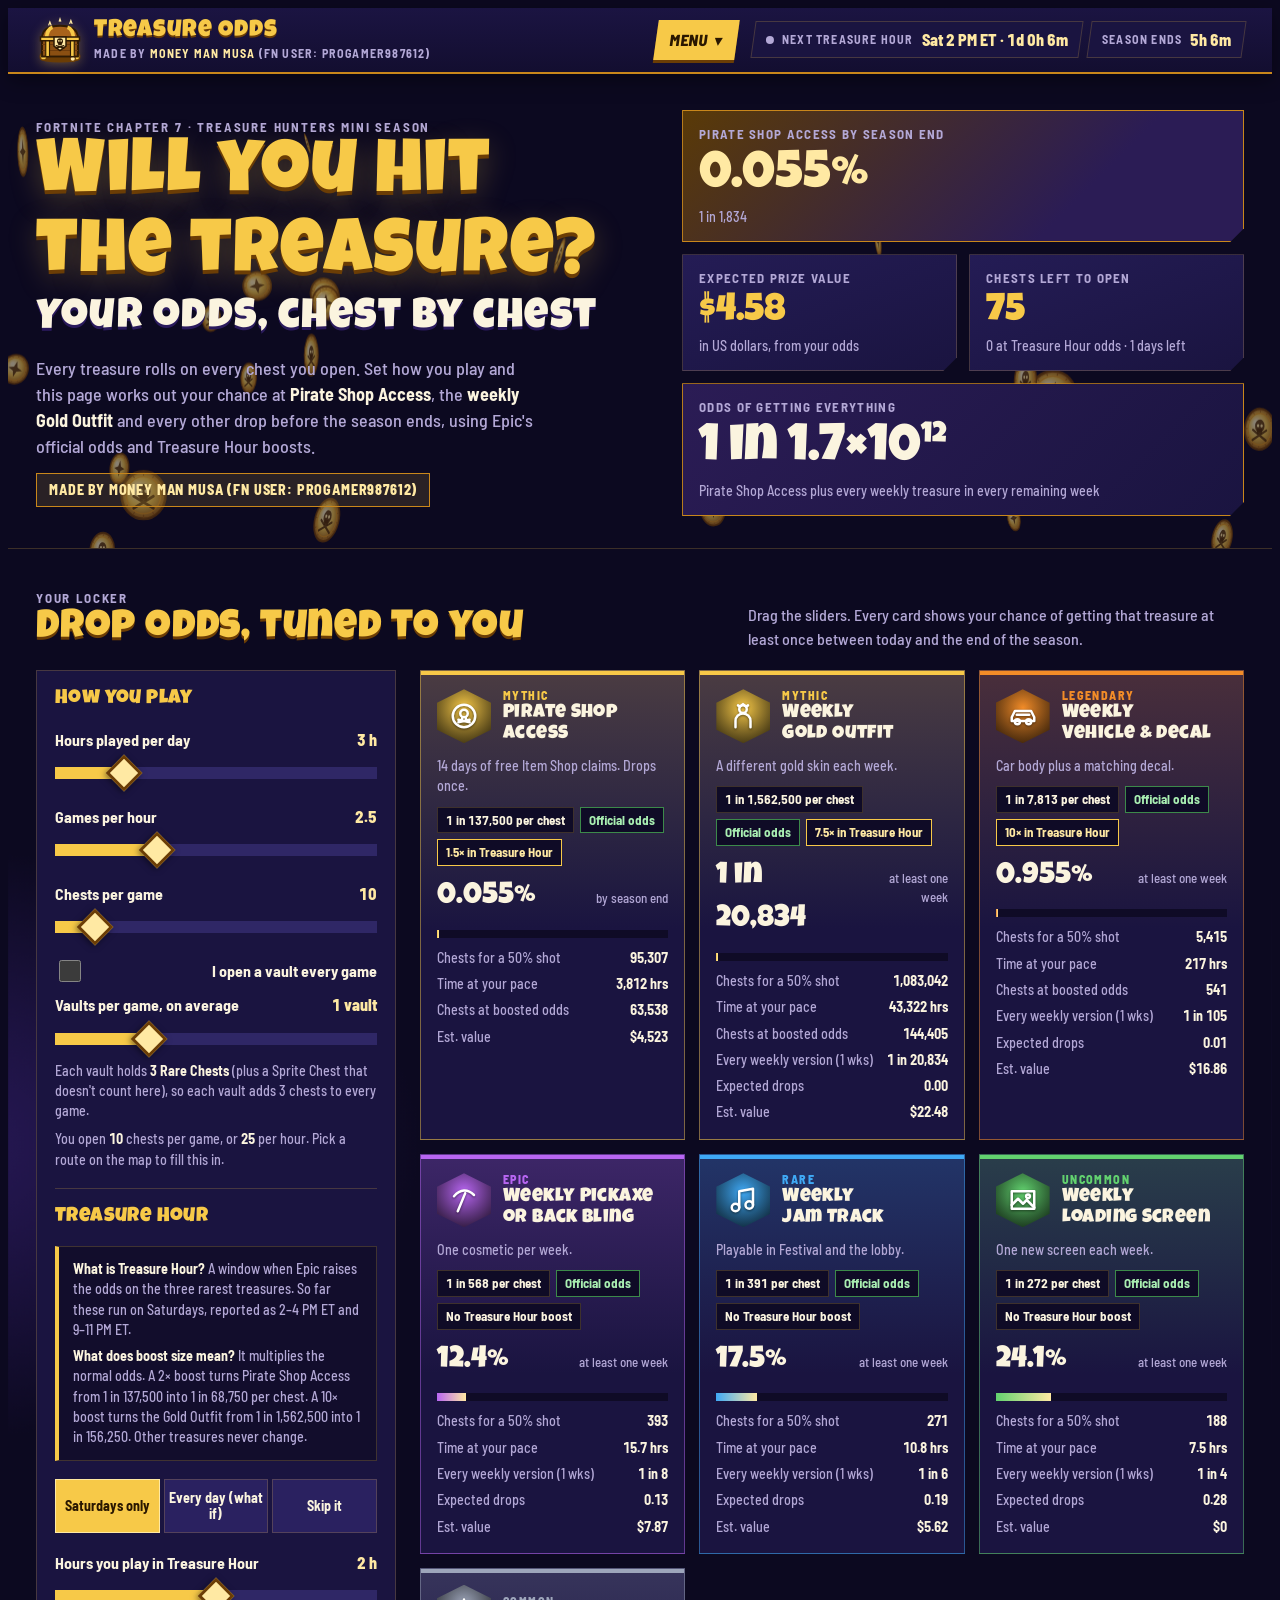
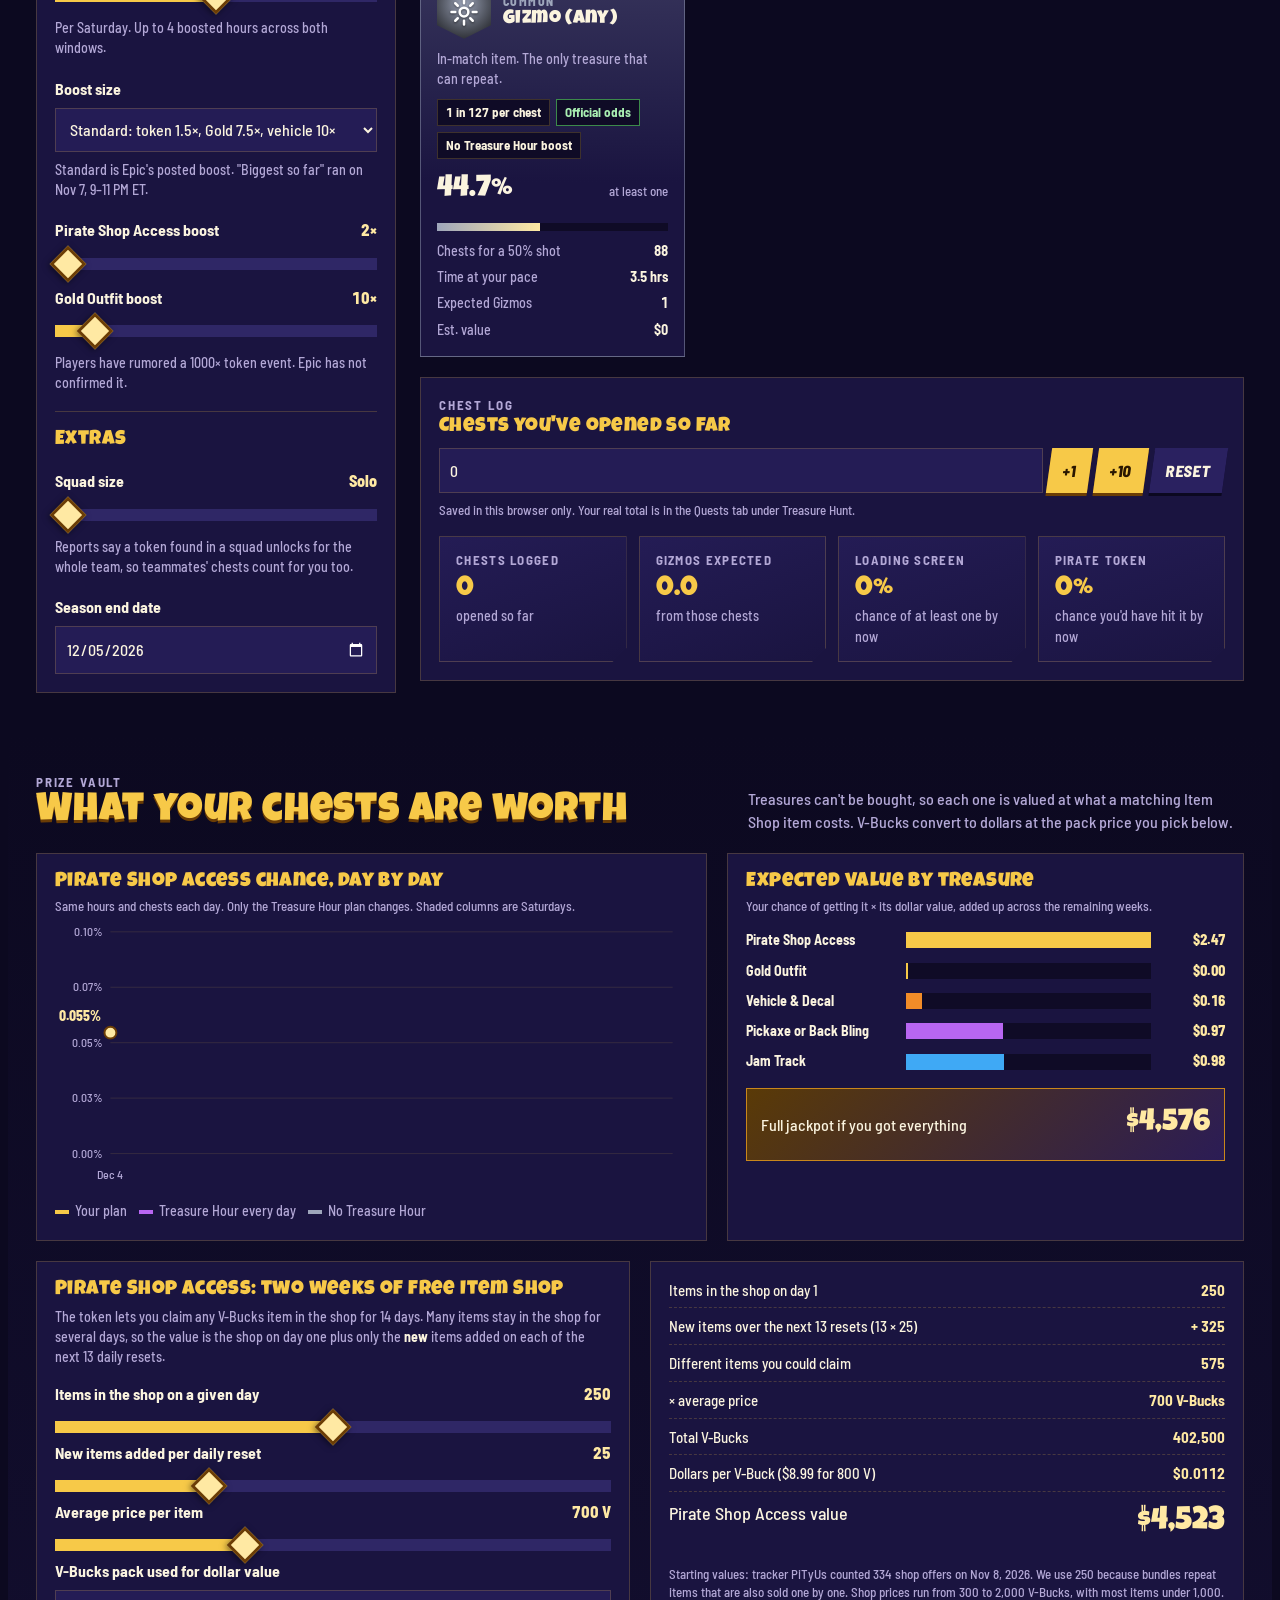
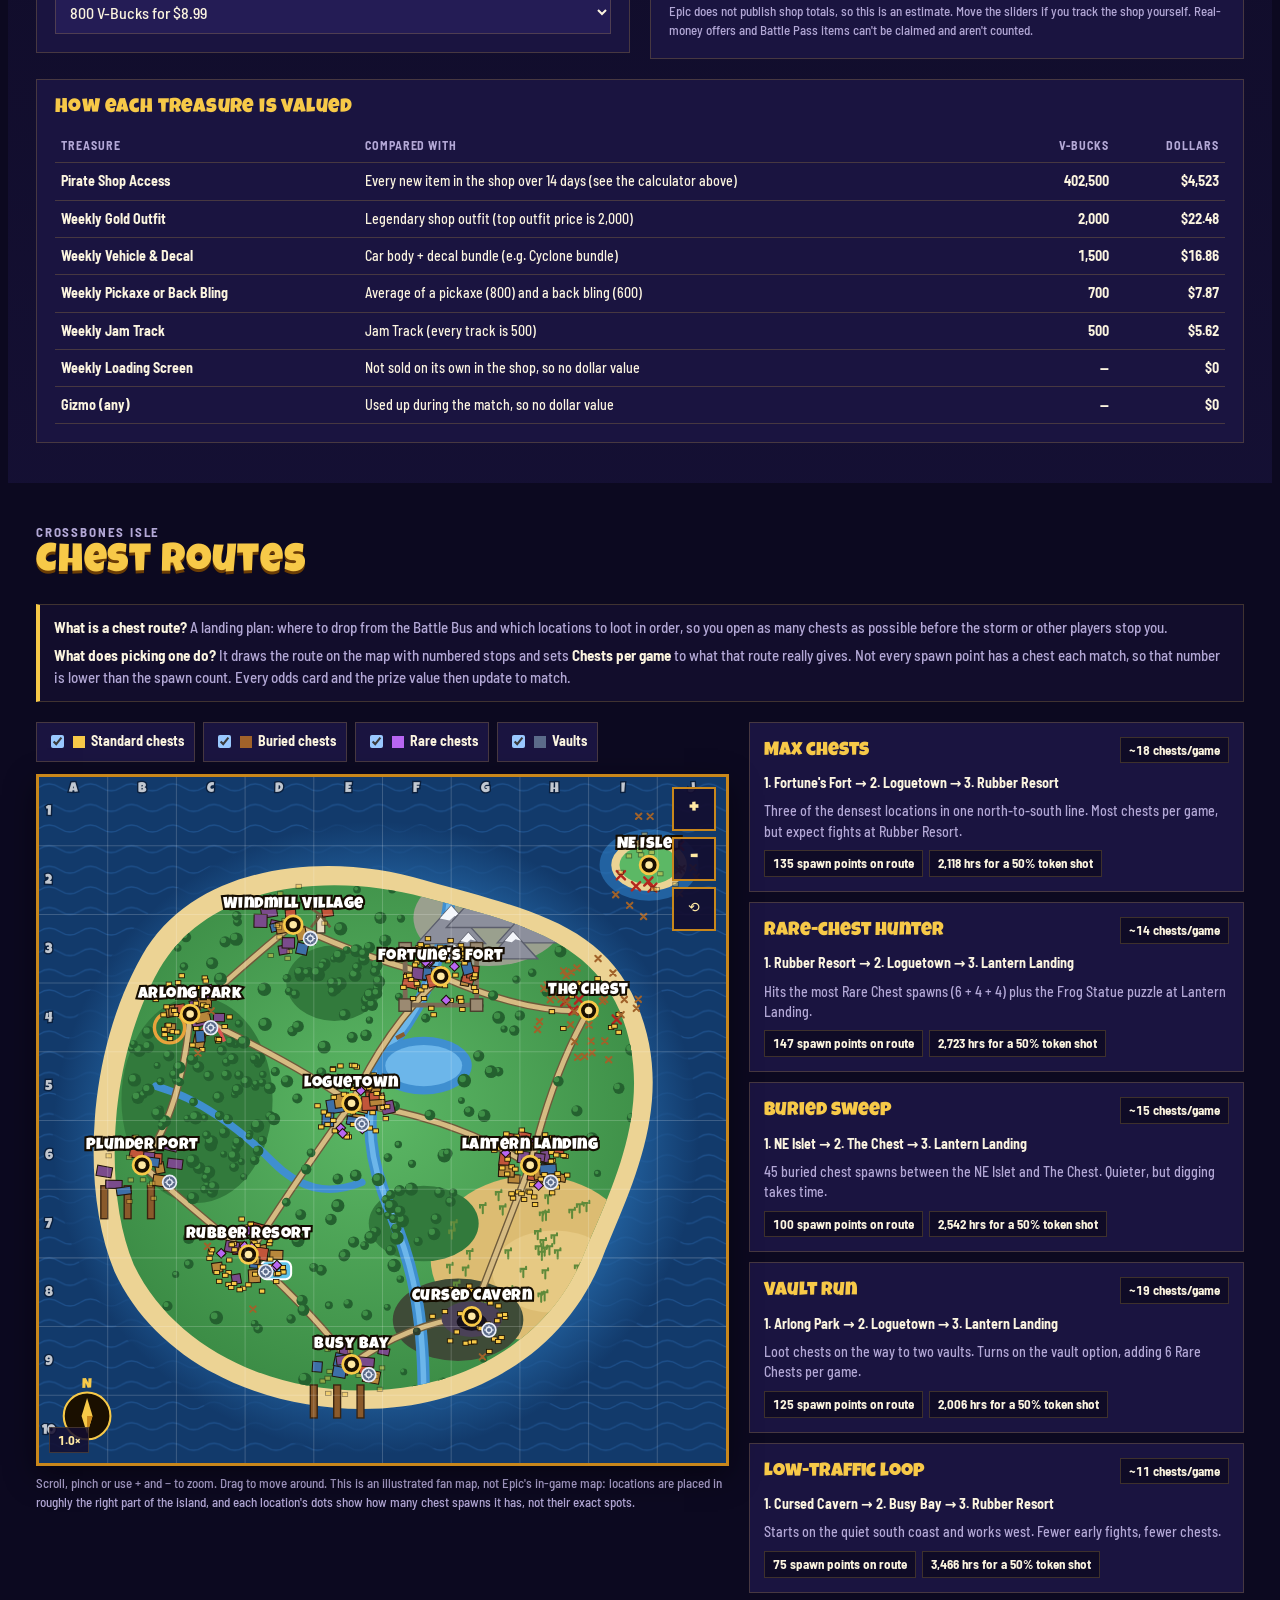
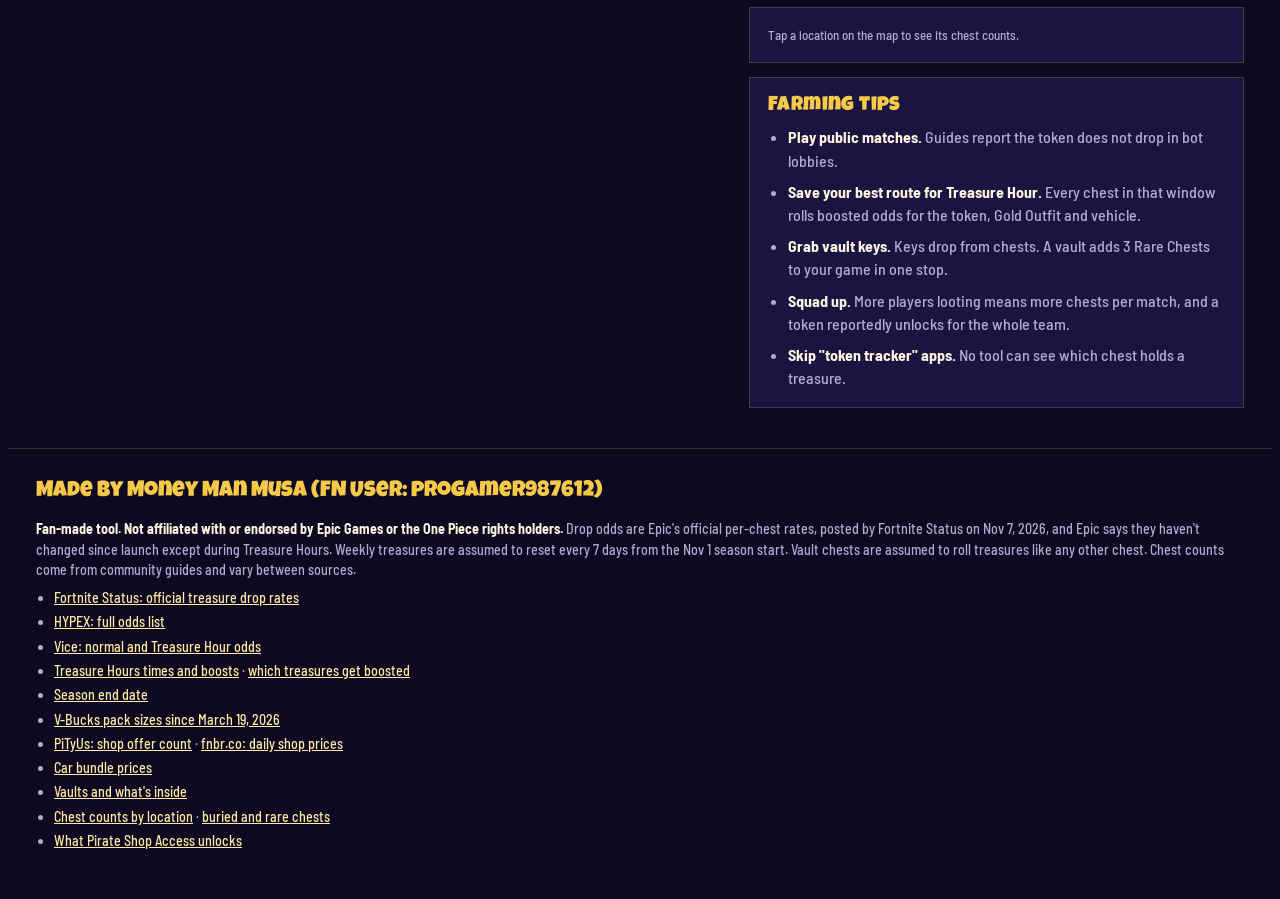
<file: fortnite-tressure-drop-rates/index.html>
<!doctype html>
<html lang="en">
<head>
<meta charset="utf-8">
<meta name="viewport" content="width=device-width, initial-scale=1, viewport-fit=cover">
<title>Treasure Odds Calculator</title>
<meta name="claude:viewport-fit-sides" content="cover">
<meta name="description" content="Fan-made calculator for Fortnite Treasure Hunters chest drop odds, Treasure Hour boosts, prize value and chest routes. Made by Money Man Musa (FN User: progamer987612).">
<link rel="preconnect" href="https://fonts.googleapis.com">
<link rel="preconnect" href="https://fonts.gstatic.com" crossorigin>
<link rel="stylesheet" href="https://fonts.googleapis.com/css2?family=Luckiest+Guy&family=Barlow+Semi+Condensed:wght@500;600;700;800&display=swap">
<style>
/* Layout: battle-pass style. Sticky gold HUD bar, hero scoreboard, two-column "locker" (controls left, loot right), prize vault, zoomable island map, sources. Phones get a fixed bottom odds bar. */
:root{
  --bg:#0c0920;
  --bg-2:#130e30;
  --panel:#1a1440;
  --panel-2:#241c55;
  --ink:#fbf4df;
  --muted:#b3a8d6;
  --gold:#f7c948;
  --gold-hi:#ffe9a3;
  --gold-deep:#c9871b;
  --line:rgba(247,201,72,.2);
  --r-mythic:#f7c948;
  --r-legendary:#f28c28;
  --r-epic:#b866f2;
  --r-rare:#3fa9f5;
  --r-uncommon:#62d26f;
  --r-common:#9ea6bb;
  --live:#ff4d6d;
  --display:"Luckiest Guy","Impact","Arial Black",system-ui,sans-serif;
  --ui:"Barlow Semi Condensed","Arial Narrow",system-ui,-apple-system,sans-serif;
  color-scheme:dark;
}
*{box-sizing:border-box}
html{background:var(--bg);-webkit-text-size-adjust:100%}
body{background:radial-gradient(1200px 600px at 70% -10%,#3a2470 0%,transparent 60%),radial-gradient(900px 500px at -10% 20%,#2a1a5c 0%,transparent 60%),var(--bg);color:var(--ink);font-family:var(--ui);font-size:16px;line-height:1.45;font-weight:500;min-height:100%}
body::before{content:"";position:fixed;inset:0 0 auto;height:env(safe-area-inset-top,0px);z-index:30;background:var(--bg-2)}
.wrap{max-width:1240px;margin:0 auto;padding-left:max(16px,env(safe-area-inset-left,0px));padding-right:max(16px,env(safe-area-inset-right,0px))}
h1,h2,h3{font-family:var(--display);font-weight:400;letter-spacing:.02em;text-wrap:balance;margin:0;line-height:1.05}
h2{font-size:clamp(28px,4vw,40px);color:var(--gold);text-shadow:0 3px 0 #6b3d05}
h3{font-size:20px}
p{margin:0}
a{color:var(--gold-hi)}
button,input,select{font:inherit;color:inherit}
:focus-visible{outline:3px solid var(--gold-hi);outline-offset:2px}
.num{font-variant-numeric:tabular-nums}
.eyebrow{font-size:13px;letter-spacing:.14em;text-transform:uppercase;color:var(--muted);font-weight:700}

/* HUD bar */
.hud{position:sticky;top:env(safe-area-inset-top,0px);z-index:20;background:linear-gradient(180deg,#1b1442,#130e30);border-bottom:2px solid var(--gold-deep);box-shadow:0 6px 20px rgba(0,0,0,.4)}
.hud .wrap{display:flex;align-items:center;gap:8px 16px;flex-wrap:wrap;padding-block:8px}
.brand{display:flex;align-items:center;gap:10px;margin-right:auto;min-width:0}
.brand svg{width:48px;height:48px;flex:none;filter:drop-shadow(0 2px 6px rgba(247,201,72,.35))}
.brand b{font-family:var(--display);font-size:24px;font-weight:400;color:var(--gold);text-shadow:0 2px 0 #6b3d05;letter-spacing:.03em;display:block;line-height:1.1}
.brand small{display:block;font-size:12px;color:var(--muted);letter-spacing:.1em;text-transform:uppercase;font-weight:700}
.brand small em{font-style:normal;color:var(--gold-hi)}
.chips{display:flex;gap:8px;flex-wrap:wrap}
.jump{position:relative}
.jump summary{list-style:none;cursor:pointer;background:var(--gold);color:#2a1700;font-weight:800;text-transform:uppercase;letter-spacing:.04em;padding:8px 14px;min-height:40px;display:flex;align-items:center;gap:6px;transform:skewX(-8deg);box-shadow:0 3px 0 #6b3d05}
.jump summary::-webkit-details-marker{display:none}
.jump summary:hover{background:var(--gold-hi)}
.jump[open] summary span{display:inline-block;transform:rotate(180deg)}
.jump nav{position:absolute;left:0;top:calc(100% + 8px);z-index:40;min-width:240px;max-width:calc(100vw - 32px);background:var(--panel-2);border:2px solid var(--gold-deep);box-shadow:0 12px 30px rgba(0,0,0,.55);display:grid;padding:6px}
.jump nav a{color:var(--ink);text-decoration:none;font-weight:700;padding:10px 12px;border-bottom:1px solid var(--line)}
.jump nav a:last-child{border-bottom:0}
.jump nav a:hover,.jump nav a:focus-visible{background:var(--gold);color:#2a1700}
[id="top"],[id="odds"],[id="chest-log"],[id="prizes"],[id="shop-value"],[id="item-values"],[id="chest-routes"],[id="tips"],[id="sources"]{scroll-margin-top:calc(env(safe-area-inset-top,0px) + 96px)}
.chip{display:flex;align-items:center;gap:8px;background:var(--panel);border:1px solid var(--line);padding:6px 12px;transform:skewX(-8deg)}
.chip > *{transform:skewX(8deg)}
.chip .k{font-size:12px;text-transform:uppercase;letter-spacing:.1em;color:var(--muted);font-weight:700}
.chip .v{font-weight:800;color:var(--gold-hi);white-space:nowrap}
.chip.live{border-color:var(--live);background:#3a0f22}
.chip.live .v{color:#ffd0d9}
.dot{width:8px;height:8px;border-radius:50%;background:var(--muted)}
.chip.live .dot{background:var(--live);animation:pulse 1.4s infinite}
@keyframes pulse{0%{box-shadow:0 0 0 0 rgba(255,77,109,.7)}100%{box-shadow:0 0 0 10px rgba(255,77,109,0)}}

/* Hero */
.hero{position:relative;overflow:hidden;border-bottom:1px solid var(--line)}
.hero canvas{position:absolute;inset:0;width:100%;height:100%;pointer-events:none;opacity:.6}
.hero .wrap{position:relative;padding-block:36px 32px;display:grid;grid-template-columns:minmax(0,1.1fr) minmax(0,1fr);gap:28px;align-items:center}
.hero h1{font-size:clamp(40px,7vw,76px);color:var(--gold);text-shadow:0 4px 0 #6b3d05,0 10px 30px rgba(247,201,72,.25)}
.hero h1 span{display:block;color:var(--ink);font-size:.55em;text-shadow:0 3px 0 #2a1a5c}
.hero p.lede{margin-top:14px;max-width:56ch;color:var(--muted);font-size:18px}
.hero p.lede b{color:var(--ink)}
.byline{margin-top:14px;display:inline-flex;align-items:center;gap:8px;background:rgba(247,201,72,.12);border:1px solid var(--gold-deep);padding:6px 12px;font-weight:800;letter-spacing:.06em;text-transform:uppercase;font-size:14px;color:var(--gold-hi)}
.score{display:grid;grid-template-columns:repeat(2,minmax(0,1fr));gap:12px}
.tile{background:linear-gradient(160deg,var(--panel-2),var(--panel));border:1px solid var(--line);padding:14px 16px;clip-path:polygon(0 0,100% 0,100% calc(100% - 14px),calc(100% - 14px) 100%,0 100%);min-width:0}
.tile .k{font-size:13px;text-transform:uppercase;letter-spacing:.1em;color:var(--muted);font-weight:700}
.tile .v{font-family:var(--display);font-size:clamp(26px,3.6vw,38px);color:var(--gold);line-height:1.1;margin-top:4px;overflow-wrap:anywhere}
.tile .s{font-size:14px;color:var(--muted);margin-top:2px}
.tile.big{grid-column:1/-1;background:linear-gradient(135deg,#5a3a07,#2b1c55 70%);border-color:var(--gold-deep)}
.tile.big .v{font-size:clamp(34px,5vw,52px);color:var(--gold-hi)}
.tile.alt{background:linear-gradient(135deg,#2b1c55,#1a1440)}
.tile.alt .v{color:var(--ink)}
sup{font-size:.55em}

/* Sections */
section{padding-block:40px}
.sec-head{display:flex;align-items:end;justify-content:space-between;gap:12px;flex-wrap:wrap;margin-bottom:20px}
.sec-head p{color:var(--muted);max-width:62ch}
.locker{display:grid;grid-template-columns:minmax(0,360px) minmax(0,1fr);gap:24px;align-items:start}
.panel{background:var(--panel);border:1px solid var(--line);padding:18px;min-width:0}
.controls{display:grid;gap:18px}
.controls h3{color:var(--gold)}
.ctl{display:grid;gap:8px}
.ctl label{display:flex;justify-content:space-between;gap:8px;font-weight:700}
.ctl output{color:var(--gold-hi);font-weight:800;font-variant-numeric:tabular-nums;white-space:nowrap}
.hint{font-size:14px;color:var(--muted)}
.hint b{color:var(--ink)}
input[type=range]{-webkit-appearance:none;appearance:none;width:100%;height:12px;margin:8px 0;background:linear-gradient(90deg,var(--gold) 0 var(--fill,50%),#2f2766 var(--fill,50%) 100%);border-radius:0;cursor:pointer;touch-action:pan-y}
input[type=range]::-webkit-slider-thumb{-webkit-appearance:none;width:26px;height:26px;background:var(--gold-hi);border:3px solid #6b3d05;transform:rotate(45deg);box-shadow:0 2px 6px rgba(0,0,0,.5)}
input[type=range]::-moz-range-thumb{width:22px;height:22px;background:var(--gold-hi);border:3px solid #6b3d05;border-radius:0;transform:rotate(45deg)}
input[type=range]:disabled{opacity:.4}
.seg{display:grid;grid-template-columns:repeat(3,minmax(0,1fr));gap:4px}
.seg button{background:#2a2160;border:1px solid var(--line);padding:10px 4px;font-weight:700;font-size:14px;cursor:pointer;line-height:1.15;min-height:44px}
.seg button[aria-pressed=true]{background:var(--gold);color:#2a1700;border-color:var(--gold-hi)}
select,input[type=date],input[type=number]{background:#241c55;border:1px solid var(--line);padding:10px;width:100%;min-height:44px;font-size:16px}
.toggle{display:flex;gap:10px;align-items:flex-start;font-weight:700;cursor:pointer}
.toggle input{width:22px;height:22px;accent-color:var(--gold);flex:none;margin-top:1px}
.explain{background:#120d2c;border:1px solid var(--line);border-left:4px solid var(--gold);padding:12px 14px;font-size:14px;color:var(--muted);display:grid;gap:6px}
.explain b{color:var(--ink)}
.counter{display:grid;grid-template-columns:1fr auto auto auto;gap:6px}
.btn{background:var(--gold);color:#2a1700;border:0;padding:10px 14px;font-weight:800;cursor:pointer;text-transform:uppercase;letter-spacing:.04em;transform:skewX(-8deg);box-shadow:0 3px 0 #6b3d05;min-height:44px}
.btn:hover{background:var(--gold-hi)}
.btn:active{transform:skewX(-8deg) translateY(2px);box-shadow:0 1px 0 #6b3d05}
.btn.ghost{background:#2a2160;color:var(--ink);box-shadow:0 3px 0 #0b0820}
.divider{height:1px;background:var(--line)}

/* Loot cards */
.loot{display:grid;grid-template-columns:repeat(auto-fill,minmax(260px,1fr));gap:14px}
.card{--rc:var(--r-common);position:relative;background:linear-gradient(180deg,color-mix(in srgb,var(--rc) 22%,var(--panel)) 0%,var(--panel) 55%);border:1px solid color-mix(in srgb,var(--rc) 45%,transparent);padding:16px;display:grid;gap:10px;align-content:start;min-width:0}
.card::before{content:"";position:absolute;inset:0 0 auto 0;height:4px;background:var(--rc)}
.card .top{display:flex;gap:12px;align-items:center}
.icon{width:54px;height:54px;flex:none;display:grid;place-items:center;background:radial-gradient(circle at 50% 35%,var(--rc),color-mix(in srgb,var(--rc) 30%,#000) 80%);clip-path:polygon(50% 0,100% 25%,100% 75%,50% 100%,0 75%,0 25%)}
.icon svg{width:30px;height:30px;stroke:#fff;fill:none;stroke-width:2;stroke-linecap:round;stroke-linejoin:round;filter:drop-shadow(0 1px 1px rgba(0,0,0,.5))}
.card h3{font-size:19px;line-height:1.1}
.card .rar{font-size:12px;text-transform:uppercase;letter-spacing:.12em;font-weight:800;color:var(--rc)}
.card .sub{font-size:14px;color:var(--muted)}
.odds{display:flex;flex-wrap:wrap;gap:6px}
.pill{font-size:13px;font-weight:700;padding:3px 8px;background:#0f0b26;border:1px solid var(--line)}
.pill.boost{border-color:var(--gold);color:var(--gold-hi)}
.pill.ok{border-color:#3c8a4a;color:#a9efb2}
.chance{display:flex;align-items:baseline;justify-content:space-between;gap:8px}
.chance .big{font-family:var(--display);font-size:30px;color:var(--ink)}
.chance .lbl{font-size:13px;color:var(--muted);text-align:right}
.bar{height:8px;background:#0f0b26;overflow:hidden}
.bar i{display:block;height:100%;background:linear-gradient(90deg,var(--rc),var(--gold-hi));min-width:2px}
.facts{display:grid;grid-template-columns:1fr auto;gap:6px 12px;font-size:14px;margin:0}
.facts dt{color:var(--muted)}
.facts dd{margin:0;font-weight:700;text-align:right;font-variant-numeric:tabular-nums}
.history{display:grid;grid-template-columns:repeat(auto-fit,minmax(180px,1fr));gap:12px;margin-top:16px}
.history .tile .v{font-size:28px}

/* Charts + prizes */
.charts{display:grid;grid-template-columns:minmax(0,1.3fr) minmax(0,1fr);gap:20px}
.chart-box{overflow-x:auto}
.chart-box svg{display:block;width:100%;height:auto;min-width:320px}
.legend{display:flex;flex-wrap:wrap;gap:12px;font-size:14px;color:var(--muted);margin-top:8px}
.legend span{display:flex;align-items:center;gap:6px}
.legend i{width:14px;height:4px;display:block}
.prize-rows{display:grid;gap:10px}
.prow{display:grid;grid-template-columns:minmax(0,150px) minmax(0,1fr) auto;gap:10px;align-items:center;font-size:14px}
.prow .name{font-weight:700;overflow:hidden;text-overflow:ellipsis;white-space:nowrap}
.prow .track{height:16px;background:#0f0b26;position:relative}
.prow .track i{position:absolute;inset:0 auto 0 0;background:var(--rc);min-width:2px}
.prow .val{font-weight:800;color:var(--gold-hi);font-variant-numeric:tabular-nums;min-width:64px;text-align:right}
.jackpot{margin-top:16px;padding:14px;background:linear-gradient(135deg,#5a3a07,#2b1c55);border:1px solid var(--gold-deep);display:flex;justify-content:space-between;gap:10px;align-items:center;flex-wrap:wrap}
.jackpot b{font-family:var(--display);font-size:30px;font-weight:400;color:var(--gold-hi)}
.shopcalc{margin-top:20px;display:grid;grid-template-columns:minmax(0,1fr) minmax(0,1fr);gap:20px;align-items:start}
.eq{display:grid;gap:8px;font-size:15px}
.eq .row{display:flex;justify-content:space-between;gap:10px;border-bottom:1px dashed var(--line);padding-bottom:6px}
.eq .row b{color:var(--gold-hi);font-variant-numeric:tabular-nums;text-align:right}
.eq .total{border:0;font-size:18px}
.eq .total b{font-family:var(--display);font-size:32px;font-weight:400}
.valtable{width:100%;border-collapse:collapse;font-size:14px}
.valtable th,.valtable td{padding:8px 6px;border-bottom:1px solid var(--line);text-align:left;vertical-align:top}
.valtable th{color:var(--muted);font-weight:700;text-transform:uppercase;font-size:12px;letter-spacing:.08em}
.valtable td.n{text-align:right;font-variant-numeric:tabular-nums;font-weight:700;white-space:nowrap}
.tablebox{overflow-x:auto}

/* Map */
.map-grid{display:grid;grid-template-columns:minmax(0,1.4fr) minmax(0,1fr);gap:20px;align-items:start}
.map-box{position:relative;background:#0e2c55;border:3px solid var(--gold-deep);aspect-ratio:1/1;max-width:100%;overflow:hidden;box-shadow:0 10px 30px rgba(0,0,0,.45)}
.map-box svg{width:100%;height:100%;display:block;touch-action:none;cursor:grab;user-select:none;-webkit-user-select:none}
.map-box svg.drag{cursor:grabbing}
.zoom{position:absolute;right:10px;top:10px;display:grid;gap:6px;z-index:2}
.zoom button{width:44px;height:44px;background:rgba(19,14,48,.92);border:2px solid var(--gold-deep);color:var(--gold-hi);font-family:var(--display);font-size:22px;cursor:pointer;line-height:1}
.zoom button:hover{background:#2a2160}
.zoomlvl{position:absolute;left:10px;bottom:10px;background:rgba(19,14,48,.85);border:1px solid var(--line);padding:3px 8px;font-size:13px;font-weight:700;color:var(--gold-hi);z-index:2;pointer-events:none}
.poi{cursor:pointer}
.poi:focus{outline:none}
.poi:focus-visible .ring,.poi.sel .ring{stroke:#fff;stroke-width:5}
.poi text{font-family:var(--display);font-size:24px;fill:#fff;paint-order:stroke;stroke:#140c00;stroke-width:6px;letter-spacing:.03em}
.layers{display:flex;flex-wrap:wrap;gap:8px;margin-bottom:12px}
.layers label{display:flex;align-items:center;gap:6px;background:var(--panel);border:1px solid var(--line);padding:8px 10px;font-weight:700;font-size:14px;cursor:pointer;min-height:40px}
.sw{width:12px;height:12px;display:inline-block}
.routes{display:grid;gap:10px}
.route{background:var(--panel);border:1px solid var(--line);padding:14px;display:grid;gap:8px;cursor:pointer;text-align:left;width:100%}
.route[aria-pressed=true]{border-color:var(--gold);background:linear-gradient(135deg,#3d2a08,var(--panel) 60%)}
.route .rt{display:flex;justify-content:space-between;gap:8px;align-items:baseline;flex-wrap:wrap}
.route .rn{font-family:var(--display);font-size:19px;color:var(--gold)}
.route .stops{font-size:14px;color:var(--ink);font-weight:700}
.route .meta{display:flex;flex-wrap:wrap;gap:6px}
.poi-info{margin-top:14px}
.poi-info dl{display:grid;grid-template-columns:1fr auto;gap:4px 12px;margin:8px 0 0;font-size:15px}
.poi-info dd{margin:0;font-weight:800;color:var(--gold-hi);text-align:right}
.tips{display:grid;gap:8px;margin:0;padding-left:20px;color:var(--muted)}
.tips b{color:var(--ink)}
.note{font-size:13px;color:var(--muted)}

/* Mobile bottom odds bar */
.mbar{display:none}
footer{border-top:1px solid var(--line);padding-block:28px 40px;color:var(--muted);font-size:14px}
footer ul{margin:8px 0 0;padding-left:18px;display:grid;gap:4px}
footer .made{font-family:var(--display);font-size:22px;color:var(--gold);margin-bottom:10px;display:block}

@media (max-width:980px){
  .hero .wrap,.locker,.charts,.map-grid,.shopcalc{grid-template-columns:minmax(0,1fr)}
}
@media (max-width:700px){
  body{padding-bottom:calc(64px + env(safe-area-inset-bottom,0px))}
  .mbar{display:flex;position:fixed;left:0;right:0;bottom:0;z-index:25;background:linear-gradient(180deg,#1b1442,#0f0b26);border-top:2px solid var(--gold-deep);padding:8px max(16px,env(safe-area-inset-right,0px)) calc(8px + env(safe-area-inset-bottom,0px)) max(16px,env(safe-area-inset-left,0px));gap:12px;justify-content:space-between;align-items:center;box-shadow:0 -6px 20px rgba(0,0,0,.45)}
  .mbar div{display:grid;line-height:1.1}
  .mbar .k{font-size:11px;text-transform:uppercase;letter-spacing:.1em;color:var(--muted);font-weight:700}
  .mbar .v{font-family:var(--display);font-size:22px;color:var(--gold-hi)}
  .hero .wrap{padding-block:24px}
  .hero p.lede{font-size:16px}
  section{padding-block:28px}
  .brand svg{width:40px;height:40px}
  .brand b{font-size:21px}
  .chip{padding:5px 10px}
}
@media (max-width:520px){
  .score{grid-template-columns:minmax(0,1fr)}
  .chip .k{display:none}
  .chips{width:100%}
  .chip{flex:1;justify-content:center}
  .prow{grid-template-columns:minmax(0,1fr) auto}
  .prow .track{grid-column:1/-1;grid-row:2}
  .counter{grid-template-columns:1fr 1fr 1fr}
  .counter input{grid-column:1/-1}
  .loot{grid-template-columns:minmax(0,1fr)}
  .seg button{font-size:13px}
}
@media (prefers-reduced-motion:reduce){
  *{animation:none!important;transition:none!important}
}
</style>

<header class="hud">
  <div class="wrap">
    <div class="brand">
      <svg viewBox="0 0 64 64" aria-hidden="true">
        <ellipse cx="32" cy="57" rx="27" ry="5" fill="#6b3d05"/>
        <circle cx="10" cy="54" r="4.5" fill="#f7c948" stroke="#6b3d05" stroke-width="1.5"/>
        <circle cx="54" cy="54" r="4.5" fill="#f7c948" stroke="#6b3d05" stroke-width="1.5"/>
        <circle cx="49" cy="57" r="3.5" fill="#ffe9a3" stroke="#6b3d05" stroke-width="1.5"/>
        <rect x="8" y="30" width="48" height="24" fill="#8a4f12" stroke="#2e1a03" stroke-width="2.5"/>
        <path d="M8 38h48M8 46h48" stroke="#6e3c0c" stroke-width="1.5"/>
        <path d="M8 30 Q8 13 32 13 Q56 13 56 30Z" fill="#a8621b" stroke="#2e1a03" stroke-width="2.5"/>
        <path d="M14 29.5 Q15 17 22 15M50 29.5 Q49 17 42 15" stroke="#f7c948" stroke-width="5" fill="none"/>
        <rect x="13" y="30" width="5" height="24" fill="#f7c948" stroke="#2e1a03" stroke-width="1.5"/>
        <rect x="46" y="30" width="5" height="24" fill="#f7c948" stroke="#2e1a03" stroke-width="1.5"/>
        <rect x="6" y="28" width="52" height="5" fill="#f7c948" stroke="#2e1a03" stroke-width="2"/>
        <path d="M24 28 h16 v12 l-8 6 -8 -6z" fill="#ffe9a3" stroke="#2e1a03" stroke-width="2"/>
        <circle cx="32" cy="33.5" r="4" fill="#2e1a03"/>
        <rect x="29.6" y="36" width="4.8" height="3" fill="#2e1a03"/>
        <circle cx="30.5" cy="33.2" r="1.1" fill="#ffe9a3"/><circle cx="33.5" cy="33.2" r="1.1" fill="#ffe9a3"/>
        <path d="M27 39.5l10 3.5M37 39.5l-10 3.5" stroke="#2e1a03" stroke-width="1.8" stroke-linecap="round"/>
        <path d="M17 12l1.5-4 1.5 4M45 10l1.5-4 1.5 4M31 7l1-3 1 3" stroke="#ffe9a3" stroke-width="1.6" fill="none" stroke-linecap="round"/>
      </svg>
      <div><b>Treasure Odds</b><small>Made by <em>Money Man Musa</em> (FN User: progamer987612)</small></div>
    </div>
    <details class="jump" id="jumpMenu">
      <summary>Menu <span aria-hidden="true">▾</span></summary>
      <nav aria-label="Jump to a section">
        <a href="#top">Your odds summary</a>
        <a href="#odds">Drop odds &amp; sliders</a>
        <a href="#chest-log">Chest log</a>
        <a href="#prizes">Prize value &amp; charts</a>
        <a href="#shop-value">Pirate Shop Access value</a>
        <a href="#item-values">How each treasure is valued</a>
        <a href="#chest-routes">Chest routes &amp; map</a>
        <a href="#tips">Farming tips</a>
        <a href="#sources">Sources</a>
      </nav>
    </details>
    <div class="chips">
      <div class="chip" id="chipTH"><span class="dot"></span><span class="k">Next Treasure Hour</span><span class="v num" id="thCountdown">…</span></div>
      <div class="chip"><span class="k">Season ends</span><span class="v num" id="seasonCountdown">…</span></div>
    </div>
  </div>
</header>

<div class="hero" id="top">
  <canvas id="coins" aria-hidden="true"></canvas>
  <div class="wrap">
    <div>
      <p class="eyebrow">Fortnite Chapter 7 · Treasure Hunters mini season</p>
      <h1>Will you hit the treasure?<span>Your odds, chest by chest</span></h1>
      <p class="lede">Every treasure rolls on every chest you open. Set how you play and this page works out your chance at <b>Pirate Shop Access</b>, the <b>weekly Gold Outfit</b> and every other drop before the season ends, using Epic's official odds and Treasure Hour boosts.</p>
      <p class="byline">Made by Money Man Musa (FN User: progamer987612)</p>
    </div>
    <div class="score">
      <div class="tile big"><div class="k">Pirate Shop Access by season end</div><div class="v num" id="hTok">…</div><div class="s" id="hTokS"></div></div>
      <div class="tile"><div class="k">Expected prize value</div><div class="v num" id="hEV">…</div><div class="s">in US dollars, from your odds</div></div>
      <div class="tile"><div class="k">Chests left to open</div><div class="v num" id="hChests">…</div><div class="s" id="hChestsS"></div></div>
      <div class="tile big alt"><div class="k">Odds of getting everything</div><div class="v num" id="hAll">…</div><div class="s">Pirate Shop Access plus every weekly treasure in every remaining week</div></div>
    </div>
  </div>
</div>

<main>
<section id="odds">
  <div class="wrap">
    <div class="sec-head">
      <div><p class="eyebrow">Your locker</p><h2>Drop odds, tuned to you</h2></div>
      <p>Drag the sliders. Every card shows your chance of getting that treasure at least once between today and the end of the season.</p>
    </div>
    <div class="locker">
      <aside class="panel controls" aria-label="Play settings">
        <h3>How you play</h3>
        <div class="ctl">
          <label for="hours">Hours played per day <output id="hoursO" class="num"></output></label>
          <input type="range" id="hours" min="0" max="16" step="0.5" value="3">
        </div>
        <div class="ctl">
          <label for="gph">Games per hour <output id="gphO" class="num"></output></label>
          <input type="range" id="gph" min="1" max="6" step="0.5" value="2.5">
        </div>
        <div class="ctl">
          <label for="cpg">Chests per game <output id="cpgO" class="num"></output></label>
          <input type="range" id="cpg" min="1" max="100" step="1" value="10">
        </div>
        <div class="ctl">
          <label class="toggle" for="vaultOn"><input type="checkbox" id="vaultOn"><span>I open a vault every game</span></label>
          <div id="vaultBox" class="ctl" hidden>
            <label for="vaults">Vaults per game, on average <output id="vaultsO" class="num"></output></label>
            <input type="range" id="vaults" min="0.25" max="3" step="0.25" value="1">
            <span class="hint">Each vault holds <b>3 Rare Chests</b> (plus a Sprite Chest that doesn't count here), so each vault adds 3 chests to every game.</span>
          </div>
          <span class="hint">You open <b id="cpgTot" class="num"></b> chests per game, or <b id="cphO" class="num"></b> per hour. Pick a route on the map to fill this in.</span>
        </div>
        <div class="divider"></div>
        <h3>Treasure Hour</h3>
        <div class="explain">
          <span><b>What is Treasure Hour?</b> A window when Epic raises the odds on the three rarest treasures. So far these run on Saturdays, reported as 2–4 PM ET and 9–11 PM ET.</span>
          <span><b>What does boost size mean?</b> It multiplies the normal odds. A 2× boost turns Pirate Shop Access from 1 in 137,500 into 1 in 68,750 per chest. A 10× boost turns the Gold Outfit from 1 in 1,562,500 into 1 in 156,250. Other treasures never change.</span>
        </div>
        <div class="ctl">
          <div class="seg" role="group" aria-label="Treasure Hour schedule">
            <button type="button" data-th="sat">Saturdays only</button>
            <button type="button" data-th="daily">Every day (what if)</button>
            <button type="button" data-th="off">Skip it</button>
          </div>
        </div>
        <div class="ctl">
          <label for="thHours">Hours you play in Treasure Hour <output id="thHoursO" class="num"></output></label>
          <input type="range" id="thHours" min="0" max="4" step="0.5" value="2">
          <span class="hint" id="thHint">Per Treasure Hour day. A Saturday has up to 4 boosted hours across both windows.</span>
        </div>
        <div class="ctl">
          <label for="preset">Boost size</label>
          <select id="preset">
            <option value="standard">Standard: token 1.5×, Gold 7.5×, vehicle 10×</option>
            <option value="late">Biggest so far: token 2×, Gold 10×, vehicle 10×</option>
            <option value="custom">Custom boost</option>
          </select>
          <span class="hint">Standard is Epic's posted boost. "Biggest so far" ran on Nov 7, 9–11 PM ET.</span>
        </div>
        <div class="ctl" id="customBox" hidden>
          <label for="cTok">Pirate Shop Access boost <output id="cTokO" class="num"></output></label>
          <input type="range" id="cTok" min="1" max="1000" step="1" value="2">
          <label for="cGold">Gold Outfit boost <output id="cGoldO" class="num"></output></label>
          <input type="range" id="cGold" min="1" max="100" step="0.5" value="10">
          <span class="hint">Players have rumored a 1000× token event. Epic has not confirmed it.</span>
        </div>
        <div class="divider"></div>
        <h3>Extras</h3>
        <div class="ctl">
          <label for="squad">Squad size <output id="squadO" class="num"></output></label>
          <input type="range" id="squad" min="1" max="4" step="1" value="1">
          <span class="hint">Reports say a token found in a squad unlocks for the whole team, so teammates' chests count for you too.</span>
        </div>
        <div class="ctl">
          <label for="end">Season end date</label>
          <input type="date" id="end" value="2026-12-05">
        </div>
      </aside>

      <div>
        <div class="loot" id="loot"></div>
        <div class="panel" style="margin-top:20px" id="chest-log">
          <p class="eyebrow">Chest log</p>
          <h3 style="color:var(--gold);margin:2px 0 10px">Chests you've opened so far</h3>
          <div class="counter">
            <input type="number" id="opened" min="0" step="1" value="0" aria-label="Chests opened so far" class="num" inputmode="numeric">
            <button type="button" class="btn" data-add="1">+1</button>
            <button type="button" class="btn" data-add="10">+10</button>
            <button type="button" class="btn ghost" id="resetOpened">Reset</button>
          </div>
          <p class="note" style="margin-top:8px">Saved in this browser only. Your real total is in the Quests tab under Treasure Hunt.</p>
          <div class="history" id="history"></div>
        </div>
      </div>
    </div>
  </div>
</section>

<section id="prizes" style="background:linear-gradient(180deg,transparent,rgba(26,20,64,.6))">
  <div class="wrap">
    <div class="sec-head">
      <div><p class="eyebrow">Prize vault</p><h2>What your chests are worth</h2></div>
      <p>Treasures can't be bought, so each one is valued at what a matching Item Shop item costs. V-Bucks convert to dollars at the pack price you pick below.</p>
    </div>
    <div class="charts">
      <div class="panel">
        <h3 style="color:var(--gold)">Pirate Shop Access chance, day by day</h3>
        <p class="note" style="margin-top:4px">Same hours and chests each day. Only the Treasure Hour plan changes. Shaded columns are Saturdays.</p>
        <div class="chart-box" id="lineChart"></div>
        <div class="legend">
          <span><i style="background:var(--gold)"></i>Your plan</span>
          <span><i style="background:var(--r-epic)"></i>Treasure Hour every day</span>
          <span><i style="background:var(--r-common)"></i>No Treasure Hour</span>
        </div>
      </div>
      <div class="panel">
        <h3 style="color:var(--gold)">Expected value by treasure</h3>
        <p class="note" style="margin:4px 0 14px">Your chance of getting it × its dollar value, added up across the remaining weeks.</p>
        <div class="prize-rows" id="prizeRows"></div>
        <div class="jackpot"><span>Full jackpot if you got everything</span><b class="num" id="jackpot">…</b></div>
      </div>
    </div>

    <div class="shopcalc" id="shop-value">
      <div class="panel">
        <h3 style="color:var(--gold)">Pirate Shop Access: two weeks of free Item Shop</h3>
        <p class="hint" style="margin:6px 0 14px">The token lets you claim any V-Bucks item in the shop for 14 days. Many items stay in the shop for several days, so the value is the shop on day one plus only the <b>new</b> items added on each of the next 13 daily resets.</p>
        <div class="ctl">
          <label for="shopDaily">Items in the shop on a given day <output id="shopDailyO" class="num"></output></label>
          <input type="range" id="shopDaily" min="100" max="400" step="5" value="250">
        </div>
        <div class="ctl">
          <label for="shopNew">New items added per daily reset <output id="shopNewO" class="num"></output></label>
          <input type="range" id="shopNew" min="5" max="80" step="1" value="25">
        </div>
        <div class="ctl">
          <label for="shopAvg">Average price per item <output id="shopAvgO" class="num"></output></label>
          <input type="range" id="shopAvg" min="300" max="1500" step="25" value="700">
        </div>
        <div class="ctl">
          <label for="pack">V-Bucks pack used for dollar value</label>
          <select id="pack">
            <option value="8.99|800">800 V-Bucks for $8.99</option>
            <option value="22.99|2400">2,400 V-Bucks for $22.99</option>
            <option value="36.99|4500">4,500 V-Bucks for $36.99</option>
            <option value="89.99|12500">12,500 V-Bucks for $89.99</option>
          </select>
        </div>
      </div>
      <div class="panel">
        <div class="eq" id="shopEq"></div>
        <p class="note" style="margin-top:12px">Starting values: tracker PiTyUs counted 334 shop offers on Nov 8, 2026. We use 250 because bundles repeat items that are also sold one by one. Shop prices run from 300 to 2,000 V-Bucks, with most items under 1,000. Epic does not publish shop totals, so this is an estimate. Move the sliders if you track the shop yourself. Real-money offers and Battle Pass items can't be claimed and aren't counted.</p>
      </div>
    </div>

    <div class="panel" style="margin-top:20px" id="item-values">
      <h3 style="color:var(--gold);margin-bottom:10px">How each treasure is valued</h3>
      <div class="tablebox">
        <table class="valtable">
          <thead><tr><th>Treasure</th><th>Compared with</th><th style="text-align:right">V-Bucks</th><th style="text-align:right">Dollars</th></tr></thead>
          <tbody id="valBody"></tbody>
        </table>
      </div>
    </div>
  </div>
</section>

<section id="chest-routes">
  <div class="wrap">
    <div class="sec-head">
      <div><p class="eyebrow">Crossbones Isle</p><h2>Chest routes</h2></div>
    </div>
    <div class="explain" style="margin-bottom:20px;font-size:15px">
      <span><b>What is a chest route?</b> A landing plan: where to drop from the Battle Bus and which locations to loot in order, so you open as many chests as possible before the storm or other players stop you.</span>
      <span><b>What does picking one do?</b> It draws the route on the map with numbered stops and sets <b>Chests per game</b> to what that route really gives. Not every spawn point has a chest each match, so that number is lower than the spawn count. Every odds card and the prize value then update to match.</span>
    </div>
    <div class="map-grid">
      <div>
        <div class="layers" role="group" aria-label="Map layers">
          <label><input type="checkbox" id="lStd" checked><span class="sw" style="background:var(--gold)"></span>Standard chests</label>
          <label><input type="checkbox" id="lBur" checked><span class="sw" style="background:#a0622a"></span>Buried chests</label>
          <label><input type="checkbox" id="lRare" checked><span class="sw" style="background:var(--r-epic)"></span>Rare chests</label>
          <label><input type="checkbox" id="lVault" checked><span class="sw" style="background:#5b6b8a"></span>Vaults</label>
        </div>
        <div class="map-box" id="mapBox">
          <div class="zoom">
            <button type="button" id="zIn" aria-label="Zoom in">+</button>
            <button type="button" id="zOut" aria-label="Zoom out">−</button>
            <button type="button" id="zReset" aria-label="Reset zoom" style="font-size:14px">⟲</button>
          </div>
          <div class="zoomlvl num" id="zoomLvl">1.0×</div>
        </div>
        <p class="note" style="margin-top:8px">Scroll, pinch or use + and − to zoom. Drag to move around. This is an illustrated fan map, not Epic's in-game map: locations are placed in roughly the right part of the island, and each location's dots show how many chest spawns it has, not their exact spots.</p>
      </div>
      <div>
        <div class="routes" id="routes"></div>
        <div class="panel poi-info" id="poiInfo"><p class="note">Tap a location on the map to see its chest counts.</p></div>
        <div class="panel" style="margin-top:14px" id="tips">
          <h3 style="color:var(--gold);margin-bottom:8px">Farming tips</h3>
          <ul class="tips">
            <li><b>Play public matches.</b> Guides report the token does not drop in bot lobbies.</li>
            <li><b>Save your best route for Treasure Hour.</b> Every chest in that window rolls boosted odds for the token, Gold Outfit and vehicle.</li>
            <li><b>Grab vault keys.</b> Keys drop from chests. A vault adds 3 Rare Chests to your game in one stop.</li>
            <li><b>Squad up.</b> More players looting means more chests per match, and a token reportedly unlocks for the whole team.</li>
            <li><b>Skip "token tracker" apps.</b> No tool can see which chest holds a treasure.</li>
          </ul>
        </div>
      </div>
    </div>
  </div>
</section>
</main>

<div class="mbar" aria-live="polite">
  <div><span class="k">Pirate Shop Access</span><span class="v num" id="mTok">…</span></div>
  <div><span class="k">Prize value</span><span class="v num" id="mEV">…</span></div>
  <div><span class="k">Chests / hr</span><span class="v num" id="mCph">…</span></div>
</div>

<footer id="sources">
  <div class="wrap">
    <span class="made">Made by Money Man Musa (FN User: progamer987612)</span>
    <p><b style="color:var(--ink)">Fan-made tool. Not affiliated with or endorsed by Epic Games or the One Piece rights holders.</b> Drop odds are Epic's official per-chest rates, posted by Fortnite Status on Nov 7, 2026, and Epic says they haven't changed since launch except during Treasure Hours. Weekly treasures are assumed to reset every 7 days from the Nov 1 season start. Vault chests are assumed to roll treasures like any other chest. Chest counts come from community guides and vary between sources.</p>
    <ul>
      <li><a href="https://x.com/FortniteStatus/status/2119202610322227327" target="_blank" rel="noopener">Fortnite Status: official treasure drop rates</a></li>
      <li><a href="https://x.com/HYPEX/status/2119203171616854029" target="_blank" rel="noopener">HYPEX: full odds list</a></li>
      <li><a href="https://www.vice.com/en/article/fortnite-pirate-token-drop-rate-confirmed/" target="_blank" rel="noopener">Vice: normal and Treasure Hour odds</a></li>
      <li><a href="https://timesaver.gg/blog/fortnite-treasure-hours" target="_blank" rel="noopener">Treasure Hours times and boosts</a> · <a href="https://www.theclick.gg/fortnite-treasure-hours-drop-rate-boosts/" target="_blank" rel="noopener">which treasures get boosted</a></li>
      <li><a href="https://beebom.com/when-does-fortnite-treasure-hunters-mini-season-end/" target="_blank" rel="noopener">Season end date</a></li>
      <li><a href="https://mmohuts.com/news/fortnite-is-cutting-v-bucks-amounts-in-its-packs-starting-march-19-2026" target="_blank" rel="noopener">V-Bucks pack sizes since March 19, 2026</a></li>
      <li><a href="https://fortnite.pityus.net/" target="_blank" rel="noopener">PiTyUs: shop offer count</a> · <a href="https://fnbr.co/SHOP" target="_blank" rel="noopener">fnbr.co: daily shop prices</a></li>
      <li><a href="https://www.pushsquare.com/news/2023/12/fortnite-massively-cuts-prices-of-criticised-rocket-racing-ps5-ps4-microtransactions" target="_blank" rel="noopener">Car bundle prices</a></li>
      <li><a href="https://beebom.com/how-to-open-fortnite-vaults/" target="_blank" rel="noopener">Vaults and what's inside</a></li>
      <li><a href="https://www.playerauctions.com/fortnite-guide/tips-guides/treasure-hunters-all-free-chest-rewards/" target="_blank" rel="noopener">Chest counts by location</a> · <a href="https://www.ofzenandcomputing.com/all-fortnite-treasure-hunt-chest-locations-and-free-rewards/" target="_blank" rel="noopener">buried and rare chests</a></li>
      <li><a href="https://gameriv.com/fortnite-pirate-shop-tokens-let-lucky-players-claim-free-cosmetics-for-14-days/" target="_blank" rel="noopener">What Pirate Shop Access unlocks</a></li>
    </ul>
  </div>
</footer>

<script>
(() => {
'use strict';
const DAY = 86400000;
const SEASON_START = new Date(2026, 10, 1);
const RARE_PER_VAULT = 3;

const ICONS = {
  token: '<circle cx="12" cy="12" r="9"/><circle cx="12" cy="10" r="3"/><path d="M10.5 13.5v1.5M13.5 13.5v1.5M7.5 17l9-2M16.5 17l-9-2"/>',
  outfit: '<circle cx="12" cy="6.5" r="3"/><path d="M6 21v-5a6 6 0 0 1 12 0v5"/><path d="M8 3.5l1.5 1 2.5-2 2.5 2 1.5-1"/>',
  car: '<path d="M3 16v-3l2.5-5h13l2.5 5v3z"/><circle cx="7.5" cy="16.5" r="2"/><circle cx="16.5" cy="16.5" r="2"/><path d="M7 11h10"/>',
  pick: '<path d="M4 9c5-6 11-6 16-1"/><path d="M13 6.5L7 21"/>',
  note: '<path d="M9 18V5l11-2v13"/><circle cx="6" cy="18" r="3"/><circle cx="17" cy="16" r="3"/>',
  image: '<rect x="3" y="5" width="18" height="14"/><path d="M3 16l5-5 4 4 3-3 6 6"/><circle cx="16" cy="9" r="1.5"/>',
  gear: '<circle cx="12" cy="12" r="3.5"/><path d="M12 2v3M12 19v3M2 12h3M19 12h3M5 5l2 2M17 17l2 2M5 19l2-2M17 7l2-2"/>'
};
const RAR = {mythic:'Mythic', legendary:'Legendary', epic:'Epic', rare:'Rare', uncommon:'Uncommon', common:'Common'};

// Official per-chest odds (Fortnite Status, Nov 7, 2026). vb = V-Bucks value of a comparable shop item.
const ITEMS = [
  {id:'token', name:'Pirate Shop Access', sub:'14 days of free Item Shop claims. Drops once.', odds:137500, boost:'token', weekly:false, rarity:'mythic', icon:'token', cmp:'Every new item in the shop over 14 days (see the calculator above)'},
  {id:'gold', name:'Weekly Gold Outfit', sub:'A different gold skin each week.', odds:1562500, boost:'gold', weekly:true, vb:2000, rarity:'mythic', icon:'outfit', cmp:'Legendary shop outfit (top outfit price is 2,000)'},
  {id:'vehicle', name:'Weekly Vehicle & Decal', sub:'Car body plus a matching decal.', odds:7813, boost:'vehicle', weekly:true, vb:1500, rarity:'legendary', icon:'car', cmp:'Car body + decal bundle (e.g. Cyclone bundle)'},
  {id:'pickaxe', name:'Weekly Pickaxe or Back Bling', sub:'One cosmetic per week.', odds:568, weekly:true, vb:700, rarity:'epic', icon:'pick', cmp:'Average of a pickaxe (800) and a back bling (600)'},
  {id:'jam', name:'Weekly Jam Track', sub:'Playable in Festival and the lobby.', odds:391, weekly:true, vb:500, rarity:'rare', icon:'note', cmp:'Jam Track (every track is 500)'},
  {id:'loading', name:'Weekly Loading Screen', sub:'One new screen each week.', odds:272, weekly:true, vb:0, rarity:'uncommon', icon:'image', cmp:'Not sold on its own in the shop, so no dollar value'},
  {id:'gizmo', name:'Gizmo (any)', sub:'In-match item. The only treasure that can repeat.', odds:127, weekly:false, repeat:true, vb:0, rarity:'common', icon:'gear', cmp:'Used up during the match, so no dollar value'}
];
const PRESETS = {
  standard: {token:1.5, gold:7.5, vehicle:10},
  late: {token:2, gold:10, vehicle:10}
};

// ---------- state ----------
const DEFAULTS = {hours:3, gph:2.5, cpg:10, vaultOn:false, vaults:1, th:'sat', thHours:2, preset:'standard', cTok:2, cGold:10, squad:1, end:'2026-12-05', opened:0, shopDaily:250, shopNew:25, shopAvg:700, pack:'8.99|800'};
let S = Object.assign({}, DEFAULTS);
try { const saved = JSON.parse(localStorage.getItem('treasureOdds2') || 'null'); if (saved) S = Object.assign(S, saved); } catch (e) {}
if (!PRESETS[S.preset] && S.preset !== 'custom') S.preset = 'standard';
const save = () => { try { localStorage.setItem('treasureOdds2', JSON.stringify(S)); } catch (e) {} };

const $ = id => document.getElementById(id);
const fmtInt = n => Math.round(n).toLocaleString('en-US');
const usd = n => n >= 1000 ? '$' + fmtInt(n) : '$' + n.toFixed(2);
const vbUsd = () => { const [d, v] = S.pack.split('|').map(Number); return d / v; };
const shopVB = () => S.shopDaily + 13 * S.shopNew;
const tokenVB = () => shopVB() * S.shopAvg;
const cpgTotal = () => S.cpg + (S.vaultOn ? S.vaults * RARE_PER_VAULT : 0);
const cph = () => S.gph * cpgTotal();

function pct(p) {
  if (!isFinite(p) || p <= 0) return '0%';
  if (p >= 0.9995) return '>99.9%';
  if (p >= 0.1) return (p * 100).toFixed(1) + '%';
  if (p >= 0.01) return (p * 100).toFixed(2) + '%';
  if (p >= 0.0001) return (p * 100).toFixed(3) + '%';
  return '1 in ' + fmtInt(1 / p);
}
function oneIn(p) {
  if (!isFinite(p) || p <= 0) return 'no chance yet';
  if (p >= 0.5) return 'better than a coin flip';
  return '1 in ' + fmtInt(1 / p);
}
function oneInLog(l) {
  if (!isFinite(l)) return 'No chance';
  if (l > -6) return '1 in ' + fmtInt(Math.pow(10, -l));
  const e = Math.floor(-l), m = Math.pow(10, -l - e);
  return '1 in ' + m.toFixed(1) + '×10<sup>' + e + '</sup>';
}
const startOfDay = d => new Date(d.getFullYear(), d.getMonth(), d.getDate());
function parseEnd() { const [y, m, d] = (S.end || DEFAULTS.end).split('-').map(Number); return new Date(y, (m || 1) - 1, d || 1); }
function mult(item) {
  if (!item.boost) return 1;
  if (S.preset === 'custom') return item.boost === 'token' ? S.cTok : item.boost === 'gold' ? S.cGold : 10;
  return PRESETS[S.preset][item.boost] || 1;
}

function plan(mode) {
  const c = cph(), days = [], end = parseEnd();
  for (let d = startOfDay(new Date()); d < end; d = new Date(d.getFullYear(), d.getMonth(), d.getDate() + 1)) {
    const thDay = mode === 'daily' || (mode === 'sat' && d.getDay() === 6);
    const th = thDay ? Math.min(S.thHours, S.hours) : 0;
    const dayIdx = Math.round((d - SEASON_START) / DAY);
    days.push({date:d, n:(S.hours - th) * c, b:th * c, week:Math.floor(dayIdx / 7)});
  }
  return days;
}
const logMiss = (n, b, p, m) => n * Math.log1p(-p) + b * Math.log1p(-Math.min(p * m, 0.999999));

function compute(mode) {
  const days = plan(mode), weeks = new Map(), rate = vbUsd();
  let N = 0, B = 0;
  for (const d of days) { N += d.n; B += d.b; const w = weeks.get(d.week) || {n:0, b:0}; w.n += d.n; w.b += d.b; weeks.set(d.week, w); }
  const res = {days, N, B, weeks:weeks.size, items:{}};
  let log10All = 0, ev = 0;
  for (const it of ITEMS) {
    const p = 1 / it.odds, m = mult(it), r = {p, m};
    if (it.weekly) {
      let lmSum = 0, l10 = 0, e = 0;
      for (const w of weeks.values()) {
        const lm = logMiss(w.n, w.b, p, m), pw = -Math.expm1(lm);
        lmSum += lm; e += pw * it.vb * rate; l10 += pw > 0 ? Math.log10(pw) : -Infinity;
      }
      r.any = -Math.expm1(lmSum); r.allLog10 = weeks.size ? l10 : -Infinity; r.ev = e; r.expected = N * p + B * p * m;
      log10All += r.allLog10;
    } else if (it.id === 'token') {
      r.any = -Math.expm1(logMiss(N * S.squad, B * S.squad, p, m));
      r.ev = r.any * tokenVB() * rate;
      log10All += r.any > 0 ? Math.log10(r.any) : -Infinity;
      let acc = 0; r.series = days.map(d => { acc += logMiss(d.n * S.squad, d.b * S.squad, p, m); return -Math.expm1(acc); });
    } else {
      r.any = -Math.expm1(logMiss(N, B, p, m)); r.expected = N * p + B * p * m; r.ev = 0;
      log10All += r.any > 0 ? Math.log10(r.any) : -Infinity;
    }
    res.items[it.id] = r; ev += r.ev;
  }
  res.log10All = log10All; res.ev = ev;
  return res;
}

// ---------- cards ----------
$('loot').innerHTML = ITEMS.map(it => `
  <article class="card" style="--rc:var(--r-${it.rarity})" id="card-${it.id}">
    <div class="top">
      <div class="icon"><svg viewBox="0 0 24 24" aria-hidden="true">${ICONS[it.icon]}</svg></div>
      <div style="min-width:0"><div class="rar">${RAR[it.rarity]}</div><h3>${it.name}</h3></div>
    </div>
    <p class="sub">${it.sub}</p>
    <div class="odds"><span class="pill num">1 in ${fmtInt(it.odds)} per chest</span><span class="pill ok">Official odds</span><span class="pill" data-boost></span></div>
    <div class="chance"><span class="big num" data-chance>…</span><span class="lbl" data-lbl></span></div>
    <div class="bar"><i data-bar></i></div>
    <dl class="facts" data-facts></dl>
  </article>`).join('');

function hoursFmt(h) {
  if (!isFinite(h)) return '—';
  if (h < 1) return Math.round(h * 60) + ' min';
  if (h < 48) return h.toFixed(1) + ' hrs';
  return fmtInt(h) + ' hrs';
}
function renderCards(R) {
  const c = cph(), rate = vbUsd();
  for (const it of ITEMS) {
    const r = R.items[it.id], card = $('card-' + it.id), boost = card.querySelector('[data-boost]');
    if (it.boost && S.th !== 'off') { boost.textContent = r.m + '× in Treasure Hour'; boost.className = 'pill boost'; }
    else if (it.boost) { boost.textContent = 'Treasure Hour skipped'; boost.className = 'pill'; }
    else { boost.textContent = 'No Treasure Hour boost'; boost.className = 'pill'; }
    card.querySelector('[data-chance]').textContent = pct(r.any);
    card.querySelector('[data-lbl]').textContent = it.weekly ? 'at least one week' : it.repeat ? 'at least one' : 'by season end';
    card.querySelector('[data-bar]').style.width = Math.min(100, r.any * 100) + '%';
    const n50 = Math.log(0.5) / Math.log1p(-r.p);
    const n50b = Math.log(0.5) / Math.log1p(-Math.min(r.p * r.m, 0.999999));
    let f = `<dt>Chests for a 50% shot</dt><dd>${fmtInt(n50)}</dd><dt>Time at your pace</dt><dd>${c ? hoursFmt(n50 / c) : '—'}</dd>`;
    if (it.boost) f += `<dt>Chests at boosted odds</dt><dd>${fmtInt(n50b)}</dd>`;
    if (it.weekly) f += `<dt>Every weekly version (${R.weeks} wks)</dt><dd>${oneInLog(r.allLog10)}</dd><dt>Expected drops</dt><dd>${r.expected < 10 ? r.expected.toFixed(2) : fmtInt(r.expected)}</dd>`;
    if (it.repeat) f += `<dt>Expected Gizmos</dt><dd>${fmtInt(r.expected)}</dd>`;
    if (it.id === 'token') f += `<dt>Est. value</dt><dd>${usd(tokenVB() * rate)}</dd>`;
    else f += `<dt>Est. value</dt><dd>${it.vb ? usd(it.vb * rate) : '$0'}</dd>`;
    card.querySelector('[data-facts]').innerHTML = f;
  }
}
function renderHero(R) {
  const tok = R.items.token;
  $('hTok').textContent = pct(tok.any);
  $('hTokS').textContent = tok.any > 0 ? oneIn(tok.any) + (S.squad > 1 ? ', counting your squad\'s chests' : '') : 'Add some playtime to get a chance';
  $('hEV').textContent = usd(R.ev);
  $('hChests').textContent = fmtInt(R.N + R.B);
  $('hChestsS').textContent = fmtInt(R.B) + ' at Treasure Hour odds · ' + R.days.length + ' days left';
  $('hAll').innerHTML = oneInLog(R.log10All);
  $('mTok').textContent = pct(tok.any); $('mEV').textContent = usd(R.ev); $('mCph').textContent = fmtInt(cph());
}
function renderHistory() {
  const n = S.opened;
  const t = [
    ['Chests logged', fmtInt(n), 'opened so far'],
    ['Gizmos expected', (n / 127).toFixed(1), 'from those chests'],
    ['Loading Screen', pct(-Math.expm1(n * Math.log1p(-1 / 272))), 'chance of at least one by now'],
    ['Pirate token', pct(-Math.expm1(n * Math.log1p(-1 / 137500))), 'chance you\'d have hit it by now']
  ];
  $('history').innerHTML = t.map(x => `<div class="tile"><div class="k">${x[0]}</div><div class="v num">${x[1]}</div><div class="s">${x[2]}</div></div>`).join('');
}

// ---------- charts ----------
function niceMax(v) { if (v <= 0) return 0.01; const e = Math.pow(10, Math.floor(Math.log10(v))); for (const k of [1, 2, 2.5, 5, 10]) if (k * e >= v) return k * e; return 10 * e; }
function renderLine(R, Rd, Ro) {
  const W = 640, H = 280, L = 56, Rt = 16, T = 16, Bm = 40;
  const a = R.items.token.series, b = Rd.items.token.series, c = Ro.items.token.series, n = a.length, box = $('lineChart');
  if (!n) { box.innerHTML = '<p class="note" style="padding:20px 0">The season end date has passed. Pick a later date.</p>'; return; }
  const ymax = Math.min(1, niceMax(Math.max(a[n - 1], b[n - 1], c[n - 1], 1e-6)));
  const x = i => L + (n === 1 ? 0 : i / (n - 1)) * (W - L - Rt);
  const y = v => T + (1 - v / ymax) * (H - T - Bm);
  const path = s => s.map((v, i) => (i ? 'L' : 'M') + x(i).toFixed(1) + ' ' + y(v).toFixed(1)).join('');
  let g = '';
  R.days.forEach((d, i) => { if (d.date.getDay() === 6) g += `<rect x="${x(i) - 4}" y="${T}" width="8" height="${H - T - Bm}" fill="rgba(247,201,72,.1)"/>`; });
  for (let k = 0; k <= 4; k++) {
    const v = ymax * k / 4, yy = y(v), pv = v * 100;
    g += `<line x1="${L}" x2="${W - Rt}" y1="${yy}" y2="${yy}" stroke="rgba(247,201,72,.12)"/><text x="${L - 8}" y="${yy + 4}" text-anchor="end" fill="#b3a8d6" font-size="12">${pv.toFixed(pv < 1 ? 2 : pv < 10 ? 1 : 0)}%</text>`;
  }
  const step = Math.max(1, Math.ceil(n / 6));
  for (let i = 0; i < n; i += step) g += `<text x="${x(i)}" y="${H - 14}" text-anchor="middle" fill="#b3a8d6" font-size="12">${R.days[i].date.toLocaleDateString('en-US', {month:'short', day:'numeric'})}</text>`;
  const area = path(a) + `L${x(n - 1)} ${y(0)}L${x(0)} ${y(0)}Z`;
  box.innerHTML = `<svg viewBox="0 0 ${W} ${H}" role="img" aria-label="Chance of Pirate Shop Access by day">
    <defs><linearGradient id="ga" x1="0" y1="0" x2="0" y2="1"><stop offset="0" stop-color="#f7c948" stop-opacity=".35"/><stop offset="1" stop-color="#f7c948" stop-opacity="0"/></linearGradient></defs>
    ${g}<path d="${area}" fill="url(#ga)"/>
    <path d="${path(c)}" fill="none" stroke="#9ea6bb" stroke-width="2" stroke-dasharray="5 5"/>
    <path d="${path(b)}" fill="none" stroke="#b866f2" stroke-width="2.5"/>
    <path d="${path(a)}" fill="none" stroke="#f7c948" stroke-width="3.5"/>
    <circle cx="${x(n - 1)}" cy="${y(a[n - 1])}" r="6" fill="#ffe9a3" stroke="#6b3d05" stroke-width="2"/>
    <text x="${x(n - 1) - 10}" y="${Math.max(T + 12, y(a[n - 1]) - 12)}" text-anchor="end" fill="#ffe9a3" font-size="14" font-weight="800">${pct(a[n - 1])}</text>
  </svg>`;
}
function renderPrizes(R) {
  const rate = vbUsd();
  const rows = ITEMS.filter(it => it.id !== 'gizmo' && it.id !== 'loading').map(it => ({it, v:R.items[it.id].ev}));
  const max = Math.max(...rows.map(r => r.v), 0.01);
  $('prizeRows').innerHTML = rows.map(({it, v}) => `
    <div class="prow" style="--rc:var(--r-${it.rarity})"><span class="name">${it.name.replace('Weekly ', '')}</span><span class="track"><i style="width:${(v / max * 100).toFixed(1)}%"></i></span><span class="val">${usd(v)}</span></div>`).join('');
  const weeklyVB = ITEMS.filter(i => i.weekly).reduce((s, i) => s + i.vb, 0) * R.weeks;
  $('jackpot').textContent = usd((weeklyVB + tokenVB()) * rate);
  const u = shopVB();
  $('shopEq').innerHTML = `
    <div class="row"><span>Items in the shop on day 1</span><b>${fmtInt(S.shopDaily)}</b></div>
    <div class="row"><span>New items over the next 13 resets (13 × ${S.shopNew})</span><b>+ ${fmtInt(13 * S.shopNew)}</b></div>
    <div class="row"><span>Different items you could claim</span><b>${fmtInt(u)}</b></div>
    <div class="row"><span>× average price</span><b>${fmtInt(S.shopAvg)} V-Bucks</b></div>
    <div class="row"><span>Total V-Bucks</span><b>${fmtInt(tokenVB())}</b></div>
    <div class="row"><span>Dollars per V-Buck (${S.pack.split('|').map((v, i) => i ? fmtInt(+v) + ' V' : '$' + v).join(' for ')})</span><b>$${rate.toFixed(4)}</b></div>
    <div class="row total"><span>Pirate Shop Access value</span><b>${usd(tokenVB() * rate)}</b></div>`;
  $('valBody').innerHTML = ITEMS.map(it => {
    const vb = it.id === 'token' ? tokenVB() : it.vb;
    return `<tr><td><b>${it.name}</b></td><td>${it.cmp}</td><td class="n">${vb ? fmtInt(vb) : '—'}</td><td class="n">${vb ? usd(vb * rate) : '$0'}</td></tr>`;
  }).join('');
}

// ---------- controls ----------
const ranges = {
  hours: v => v + ' h', gph: v => v, cpg: v => v, vaults: v => v + (v === 1 ? ' vault' : ' vaults'),
  thHours: v => v + ' h', cTok: v => v + '×', cGold: v => v + '×',
  squad: v => ['', 'Solo', 'Duo', 'Trio', 'Squad'][v],
  shopDaily: v => fmtInt(v), shopNew: v => fmtInt(v), shopAvg: v => fmtInt(v) + ' V'
};
const paintRange = el => el.style.setProperty('--fill', ((el.value - el.min) / (el.max - el.min) * 100) + '%');
for (const id of Object.keys(ranges)) {
  const el = $(id); el.value = S[id];
  el.addEventListener('input', () => { S[id] = parseFloat(el.value); update(); });
}
document.querySelectorAll('[data-th]').forEach(b => b.addEventListener('click', () => { S.th = b.dataset.th; update(); }));
[['preset', 'preset'], ['pack', 'pack']].forEach(([id, k]) => { $(id).value = S[k]; $(id).addEventListener('change', e => { S[k] = e.target.value; update(); }); });
$('vaultOn').checked = S.vaultOn;
$('vaultOn').addEventListener('change', e => { S.vaultOn = e.target.checked; update(); });
$('end').value = S.end;
$('end').addEventListener('change', e => { if (e.target.value) { S.end = e.target.value; update(); } });
$('opened').value = S.opened;
$('opened').addEventListener('input', e => { S.opened = Math.max(0, parseInt(e.target.value, 10) || 0); renderHistory(); save(); });
document.querySelectorAll('[data-add]').forEach(b => b.addEventListener('click', () => { S.opened += +b.dataset.add; $('opened').value = S.opened; renderHistory(); save(); }));
$('resetOpened').addEventListener('click', () => { S.opened = 0; $('opened').value = 0; renderHistory(); save(); });

function update() {
  for (const id of Object.keys(ranges)) { const el = $(id); if (+el.value !== +S[id]) el.value = S[id]; paintRange(el); $(id + 'O').textContent = ranges[id](S[id]); }
  $('cpgTot').textContent = fmtInt(cpgTotal());
  $('cphO').textContent = fmtInt(cph());
  $('vaultBox').hidden = !S.vaultOn;
  document.querySelectorAll('[data-th]').forEach(b => b.setAttribute('aria-pressed', String(b.dataset.th === S.th)));
  $('customBox').hidden = S.preset !== 'custom';
  $('thHours').disabled = S.th === 'off';
  $('thHint').textContent = S.th === 'daily' ? 'Played at boosted odds every day in this what-if.' : 'Per Saturday. Up to 4 boosted hours across both windows.';
  const R = compute(S.th), Rd = compute('daily'), Ro = compute('off');
  renderHero(R); renderCards(R); renderLine(R, Rd, Ro); renderPrizes(R); renderHistory(); renderRouteMeta();
  save();
}

// ---------- countdowns ----------
function dhm(ms) { const m = Math.max(0, Math.floor(ms / 60000)), d = Math.floor(m / 1440), h = Math.floor(m % 1440 / 60); return d ? `${d}d ${h}h ${m % 60}m` : `${h}h ${m % 60}m`; }
function tick() {
  const now = Date.now();
  // Reported windows: Sat 2–4 PM ET (19:00 UTC Sat) and Sat 9–11 PM ET (02:00 UTC Sun). EST = UTC-5 after Nov 1.
  const wins = [];
  const t0 = new Date(now), base = Date.UTC(t0.getUTCFullYear(), t0.getUTCMonth(), t0.getUTCDate());
  for (let k = -1; k < 9; k++) {
    const day = base + k * DAY, wd = new Date(day).getUTCDay();
    if (wd === 6) wins.push({s:day + 19 * 3600000, label:'Sat 2 PM ET'});
    if (wd === 0) wins.push({s:day + 2 * 3600000, label:'Sat 9 PM ET'});
  }
  const live = wins.find(w => now >= w.s && now < w.s + 7200000);
  const next = wins.filter(w => w.s > now).sort((a, b) => a.s - b.s)[0];
  const chip = $('chipTH');
  if (live) { chip.classList.add('live'); $('thCountdown').textContent = 'LIVE · ends in ' + dhm(live.s + 7200000 - now); }
  else { chip.classList.remove('live'); $('thCountdown').textContent = next ? next.label + ' · ' + dhm(next.s - now) : '—'; }
  const end = parseEnd().getTime();
  $('seasonCountdown').textContent = end > now ? dhm(end - now) : 'Ended';
}

// ---------- map ----------
const POIS = [
  {id:'windmill', name:'Windmill Village', x:370, y:215, std:null, bur:null, rare:null, kind:'village'},
  {id:'fortune', name:"Fortune's Fort", x:585, y:290, std:47, bur:null, rare:5, kind:'fort'},
  {id:'chest', name:'The Chest', x:800, y:340, std:10, bur:34, rare:0, kind:'dig'},
  {id:'neisle', name:'NE Islet', x:888, y:128, std:null, bur:11, rare:null, kind:'dig'},
  {id:'arlong', name:'Arlong Park', x:220, y:345, std:39, bur:2, rare:0, kind:'park'},
  {id:'logue', name:'Loguetown', x:455, y:475, std:41, bur:null, rare:4, kind:'town'},
  {id:'plunder', name:'Plunder Port', x:150, y:565, std:null, bur:null, rare:0, kind:'port'},
  {id:'rubber', name:'Rubber Resort', x:305, y:695, std:47, bur:2, rare:6, kind:'resort'},
  {id:'lantern', name:'Lantern Landing', x:715, y:565, std:45, bur:null, rare:4, kind:'town'},
  {id:'cursed', name:'Cursed Cavern', x:630, y:785, std:28, bur:4, rare:0, kind:'cave'},
  {id:'busy', name:'Busy Bay', x:455, y:855, std:null, bur:null, rare:null, kind:'port'}
];
// Vaults: count is from guides (9); placements are illustrative.
const VAULTS = [[600, 255], [470, 505], [330, 720], [745, 590], [190, 590], [250, 365], [655, 805], [480, 870], [395, 235]];
const ROADS = [['windmill', 'fortune'], ['fortune', 'chest'], ['fortune', 'logue'], ['arlong', 'logue'], ['arlong', 'windmill'], ['logue', 'lantern'], ['logue', 'rubber'], ['plunder', 'rubber'], ['rubber', 'busy'], ['busy', 'cursed'], ['cursed', 'lantern'], ['lantern', 'chest'], ['plunder', 'arlong']];
const ROUTES = [
  {id:'max', name:'Max chests', stops:['fortune', 'logue', 'rubber'], cpg:18, spawns:135, why:'Three of the densest locations in one north-to-south line. Most chests per game, but expect fights at Rubber Resort.'},
  {id:'rare', name:'Rare-chest hunter', stops:['rubber', 'logue', 'lantern'], cpg:14, spawns:147, why:'Hits the most Rare Chest spawns (6 + 4 + 4) plus the Frog Statue puzzle at Lantern Landing.'},
  {id:'buried', name:'Buried sweep', stops:['neisle', 'chest', 'lantern'], cpg:15, spawns:100, why:'45 buried chest spawns between the NE Islet and The Chest. Quieter, but digging takes time.'},
  {id:'vault', name:'Vault run', stops:['arlong', 'logue', 'lantern'], cpg:13, spawns:125, vaults:2, why:'Loot chests on the way to two vaults. Turns on the vault option, adding 6 Rare Chests per game.'},
  {id:'quiet', name:'Low-traffic loop', stops:['cursed', 'busy', 'rubber'], cpg:11, spawns:75, why:'Starts on the quiet south coast and works west. Fewer early fights, fewer chests.'}
];
let activeRoute = null;
const byId = Object.fromEntries(POIS.map(p => [p.id, p]));
function rng(seed) { return () => { seed |= 0; seed = seed + 0x6D2B79F5 | 0; let t = Math.imul(seed ^ seed >>> 15, 1 | seed); t = t + Math.imul(t ^ t >>> 7, 61 | t) ^ t; return ((t ^ t >>> 14) >>> 0) / 4294967296; }; }

const ISLAND = 'M150 260 C230 120 430 110 560 150 C700 190 820 210 870 330 C930 470 860 600 820 700 C770 830 640 920 470 920 C320 920 170 850 110 720 C60 600 70 400 150 260Z';
const LAND = 'M175 280 C250 150 430 140 560 175 C690 210 800 235 845 340 C900 470 835 595 795 690 C750 810 630 893 470 893 C330 893 195 828 138 710 C92 600 102 410 175 280Z';
function inEll(x, y, cx, cy, rx, ry) { return ((x - cx) / rx) ** 2 + ((y - cy) / ry) ** 2 <= 1; }

function buildMap() {
  const r = rng(42);
  // terrain
  const DESERT = [720, 700, 150, 120], SWAMP = [610, 790, 95, 60], SNOW = [655, 205, 110, 70], FOREST = [[230, 470, 110, 150], [430, 300, 70, 55], [560, 650, 80, 55]];
  let trees = '';
  for (let i = 0; i < 1400; i++) {
    const x = 110 + r() * 780, y = 130 + r() * 780;
    const forest = FOREST.some(f => inEll(x, y, ...f));
    if (!forest && r() > 0.22) continue;
    if (inEll(x, y, ...DESERT) || inEll(x, y, ...SNOW) || inEll(x, y, 560, 420, 70, 42)) continue;
    if (POIS.some(p => Math.hypot(p.x - x, p.y - y) < 62)) continue;
    const s = 5 + r() * 5;
    trees += `<circle cx="${x.toFixed(0)}" cy="${y.toFixed(0)}" r="${s.toFixed(1)}" fill="${inEll(x, y, ...SWAMP) ? '#2c3d2b' : '#24612f'}"/><circle cx="${(x - s * .3).toFixed(1)}" cy="${(y - s * .3).toFixed(1)}" r="${(s * .5).toFixed(1)}" fill="${inEll(x, y, ...SWAMP) ? '#41573b' : '#3f8f47'}"/>`;
  }
  let cacti = '';
  for (let i = 0; i < 40; i++) { const a = r() * 6.283, d = Math.sqrt(r()); const x = DESERT[0] + Math.cos(a) * d * DESERT[2] * .9, y = DESERT[1] + Math.sin(a) * d * DESERT[3] * .9; if (Math.hypot(715 - x, 565 - y) < 60) continue; cacti += `<path d="M${x.toFixed(0)} ${y.toFixed(0)}v-12M${(x - 4).toFixed(0)} ${(y - 8).toFixed(0)}v-4h8v-3" stroke="#5f8a3a" stroke-width="3" fill="none" stroke-linecap="round"/>`; }
  let peaks = '';
  [[600, 215, 50], [655, 185, 62], [715, 215, 48], [690, 245, 36], [625, 245, 34]].forEach(([x, y, s]) => {
    peaks += `<path d="M${x - s} ${y + s * .55} L${x} ${y - s * .55} L${x + s} ${y + s * .55}Z" fill="#8c8f9c" stroke="#5b5e6c" stroke-width="2"/><path d="M${x - s * .33} ${y - s * .18} L${x} ${y - s * .55} L${x + s * .33} ${y - s * .18} L${x + s * .1} ${y - s * .25} L${x - s * .05} ${y - s * .12}Z" fill="#f4f6fb"/>`;
  });
  // roads
  let roads = '';
  for (const [a, b] of ROADS) {
    const p = byId[a], q = byId[b], mx = (p.x + q.x) / 2 + (r() - .5) * 70, my = (p.y + q.y) / 2 + (r() - .5) * 70;
    const d = `M${p.x} ${p.y} Q${mx.toFixed(0)} ${my.toFixed(0)} ${q.x} ${q.y}`;
    roads += `<path d="${d}" stroke="#6e5a3a" stroke-width="11" fill="none" stroke-linecap="round"/><path d="${d}" stroke="#d6bb82" stroke-width="7" fill="none" stroke-linecap="round"/>`;
  }
  // buildings
  let blds = '';
  POIS.forEach(p => {
    if (p.kind === 'dig') { for (let i = 0; i < 6; i++) { const x = p.x + (r() - .5) * 90, y = p.y + (r() - .5) * 70; blds += `<path d="M${(x - 6).toFixed(0)} ${(y - 6).toFixed(0)}l12 12M${(x + 6).toFixed(0)} ${(y - 6).toFixed(0)}l-12 12" stroke="#b3261e" stroke-width="3.5" stroke-linecap="round"/>`; } return; }
    if (p.kind === 'cave') { blds += `<ellipse cx="${p.x}" cy="${p.y + 4}" rx="44" ry="26" fill="#4a4157"/><ellipse cx="${p.x}" cy="${p.y + 8}" rx="22" ry="13" fill="#140f1c"/>`; return; }
    const count = p.kind === 'town' ? 18 : p.kind === 'fort' ? 10 : 12;
    if (p.kind === 'fort') blds += `<rect x="${p.x - 52}" y="${p.y - 40}" width="104" height="82" fill="none" stroke="#7c6a55" stroke-width="7"/>` + [[-52, -40], [52, -40], [-52, 42], [52, 42]].map(([dx, dy]) => `<rect x="${p.x + dx - 9}" y="${p.y + dy - 9}" width="18" height="18" fill="#9b8a72" stroke="#4a3d2c" stroke-width="2"/>`).join('');
    if (p.kind === 'resort') blds += `<rect x="${p.x + 18}" y="${p.y + 10}" width="44" height="26" rx="8" fill="#5fc4ea" stroke="#fff" stroke-width="3"/>`;
    if (p.kind === 'park') blds += `<circle cx="${p.x - 30}" cy="${p.y + 20}" r="22" fill="none" stroke="#e8a33b" stroke-width="5"/><path d="M${p.x + 10} ${p.y + 40}q20-50 40 0" stroke="#d9534f" stroke-width="5" fill="none"/>`;
    if (p.kind === 'village') blds += `<g transform="translate(${p.x + 40} ${p.y - 10})"><rect x="-6" y="-4" width="12" height="26" fill="#e8dcc0" stroke="#4a3d2c" stroke-width="2"/><path d="M0 -4l-20-14M0 -4l20-14M0 -4l-14 18M0 -4l14 18" stroke="#6e5a3a" stroke-width="4"/></g>`;
    if (p.kind === 'port') blds += [0, 1, 2].map(i => `<rect x="${p.x - 60 + i * 34}" y="${p.y + 30}" width="10" height="48" fill="#8a5a2b" stroke="#3a2410" stroke-width="2"/>`).join('');
    for (let i = 0; i < count; i++) {
      const a = r() * 6.283, d = 14 + r() * 42, x = p.x + Math.cos(a) * d, y = p.y + Math.sin(a) * d * .8, w = 12 + r() * 12, h = 10 + r() * 10;
      const roof = ['#c2553a', '#3d6fa8', '#b8873b', '#7a4b8c'][Math.floor(r() * 4)];
      blds += `<rect x="${(x - w / 2).toFixed(0)}" y="${(y - h / 2).toFixed(0)}" width="${w.toFixed(0)}" height="${h.toFixed(0)}" fill="${roof}" stroke="#22160a" stroke-width="1.5" transform="rotate(${((r() - .5) * 30).toFixed(0)} ${x.toFixed(0)} ${y.toFixed(0)})"/>`;
    }
  });
  // chests
  const dots = {std:'', bur:'', rare:''};
  POIS.forEach(p => {
    for (const [k, count, fill, rad] of [['std', p.std ?? 14, '#f7c948', 50], ['bur', p.bur ?? 0, '#a0622a', 72], ['rare', p.rare ?? 0, '#b866f2', 38]]) {
      for (let j = 0; j < count; j++) {
        const a = r() * 6.283, d = Math.sqrt(r()) * rad + 8, x = (p.x + Math.cos(a) * d).toFixed(1), y = (p.y + Math.sin(a) * d).toFixed(1);
        dots[k] += k === 'rare' ? `<rect x="${x - 5}" y="${y - 5}" width="10" height="10" fill="${fill}" stroke="#1a0f00" stroke-width="1.5" transform="rotate(45 ${x} ${y})"/>`
          : k === 'bur' ? `<path d="M${x - 4} ${y - 4}l8 8M${+x + 4} ${y - 4}l-8 8" stroke="${fill}" stroke-width="3" stroke-linecap="round"/>`
          : `<rect x="${x - 4}" y="${y - 3}" width="8" height="6" fill="${fill}" stroke="#1a0f00" stroke-width="1.2" ${p.std == null ? 'opacity=".45"' : ''}/>`;
      }
    }
  });
  const vaults = VAULTS.map(([x, y]) => `<g><circle cx="${x}" cy="${y}" r="10" fill="#5b6b8a" stroke="#e7ecf7" stroke-width="2.5"/><circle cx="${x}" cy="${y}" r="4" fill="none" stroke="#e7ecf7" stroke-width="2"/><path d="M${x} ${y - 4}v-3M${x} ${y + 4}v3M${x - 4} ${y}h-3M${x + 4} ${y}h3" stroke="#e7ecf7" stroke-width="1.5"/></g>`).join('');
  // grid
  let grid = '';
  for (let i = 1; i < 10; i++) grid += `<line x1="${i * 100}" y1="0" x2="${i * 100}" y2="1000"/><line x1="0" y1="${i * 100}" x2="1000" y2="${i * 100}"/>`;
  let gl = '';
  for (let i = 0; i < 10; i++) gl += `<text x="${i * 100 + 50}" y="22" text-anchor="middle">${'ABCDEFGHIJ'[i]}</text><text x="14" y="${i * 100 + 56}" text-anchor="middle">${i + 1}</text>`;
  const pois = POIS.map(p => `
    <g class="poi" tabindex="0" role="button" aria-label="${p.name}" data-poi="${p.id}">
      <circle class="ring" cx="${p.x}" cy="${p.y}" r="13" fill="#1a0f00" stroke="#f7c948" stroke-width="4"/>
      <circle cx="${p.x}" cy="${p.y}" r="5.5" fill="#ffe9a3"/>
      <text x="${p.x}" y="${p.y - 24}" text-anchor="middle">${p.name}</text>
    </g>`).join('');

  const svg = `<svg viewBox="0 0 1000 1000" id="mapSvg" role="img" aria-label="Illustrated map of Crossbones Isle with chest spawns, vaults and routes">
    <defs>
      <pattern id="waves" width="60" height="30" patternUnits="userSpaceOnUse"><path d="M0 15 Q15 5 30 15 T60 15" fill="none" stroke="#1d4f8a" stroke-width="2"/></pattern>
      <radialGradient id="land" cx="50%" cy="45%" r="60%"><stop offset="0" stop-color="#5cb865"/><stop offset="1" stop-color="#3a8a44"/></radialGradient>
      <radialGradient id="shallow" cx="50%" cy="50%" r="50%"><stop offset=".75" stop-color="#2a74b8"/><stop offset="1" stop-color="#123a6b"/></radialGradient>
      <clipPath id="landClip"><path d="${LAND}"/></clipPath>
      <marker id="arrow" viewBox="0 0 10 10" refX="5" refY="5" markerWidth="5" markerHeight="5" orient="auto"><path d="M0 0L10 5L0 10z" fill="#ffe9a3" stroke="#6b3d05" stroke-width="1"/></marker>
    </defs>
    <g id="mapView">
      <rect x="-500" y="-500" width="2000" height="2000" fill="#123a6b"/>
      <rect x="-500" y="-500" width="2000" height="2000" fill="url(#waves)"/>
      <ellipse cx="490" cy="525" rx="470" ry="460" fill="url(#shallow)" opacity=".7"/>
      <ellipse cx="888" cy="128" rx="72" ry="52" fill="#2a74b8" opacity=".7"/>
      <path d="${ISLAND}" fill="#ecd394"/>
      <path d="${LAND}" fill="url(#land)"/>
      <g clip-path="url(#landClip)">
        <ellipse cx="${DESERT[0]}" cy="${DESERT[1]}" rx="${DESERT[2]}" ry="${DESERT[3]}" fill="#dcbc72"/>
        <ellipse cx="${DESERT[0] + 30}" cy="${DESERT[1] + 20}" rx="${DESERT[2] * .6}" ry="${DESERT[3] * .5}" fill="#e6c983"/>
        <ellipse cx="${SWAMP[0]}" cy="${SWAMP[1]}" rx="${SWAMP[2]}" ry="${SWAMP[3]}" fill="#3e4b37"/>
        <ellipse cx="${SNOW[0]}" cy="${SNOW[1]}" rx="${SNOW[2]}" ry="${SNOW[3]}" fill="#9aa08e"/>
        ${FOREST.map(f => `<ellipse cx="${f[0]}" cy="${f[1]}" rx="${f[2]}" ry="${f[3]}" fill="#327a3c"/>`).join('')}
        <path d="M600 160 C590 260 560 330 520 380 C480 430 470 520 500 600 C520 660 560 720 560 900" fill="none" stroke="#3f8fd0" stroke-width="18" stroke-linecap="round"/>
        <path d="M600 160 C590 260 560 330 520 380 C480 430 470 520 500 600 C520 660 560 720 560 900" fill="none" stroke="#6cb6ea" stroke-width="8" stroke-linecap="round"/>
        <path d="M170 450 C240 470 300 520 340 560 C380 600 420 610 470 590" fill="none" stroke="#3f8fd0" stroke-width="11" stroke-linecap="round"/>
        <ellipse cx="560" cy="420" rx="70" ry="42" fill="#3f8fd0"/><ellipse cx="560" cy="420" rx="56" ry="30" fill="#6cb6ea"/>
        ${roads}${peaks}${trees}${cacti}
      </g>
      <ellipse cx="888" cy="128" rx="55" ry="38" fill="#ecd394"/><ellipse cx="888" cy="128" rx="43" ry="28" fill="#5cb865"/>
      <path d="M520 380 l12 -6 M490 470 l14 2" stroke="#8a5a2b" stroke-width="6"/>
      ${blds}
      <g id="mStd">${dots.std}</g><g id="mBur">${dots.bur}</g><g id="mRare">${dots.rare}</g><g id="mVault">${vaults}</g>
      <g id="routeLayer"></g>
      ${pois}
      <g stroke="rgba(255,255,255,.18)" stroke-width="1.5">${grid}</g>
      <g fill="rgba(255,255,255,.75)" font-family="Luckiest Guy, Impact, sans-serif" font-size="20" paint-order="stroke" stroke="#0a1f3d" stroke-width="4">${gl}</g>
      <g transform="translate(70 930)"><circle r="34" fill="#1a0f00" stroke="#f7c948" stroke-width="3"/><path d="M0 -26 L8 0 L0 26 L-8 0Z" fill="#f7c948"/><path d="M0 0 L8 0 L0 26Z" fill="#c9871b"/><text y="-40" text-anchor="middle" fill="#f7c948" font-size="20" font-family="Luckiest Guy, Impact, sans-serif">N</text></g>
    </g>
  </svg>`;
  $('mapBox').insertAdjacentHTML('afterbegin', svg);
  [['lStd', 'mStd'], ['lBur', 'mBur'], ['lRare', 'mRare'], ['lVault', 'mVault']].forEach(([c, g]) => $(c).addEventListener('change', e => { $(g).style.display = e.target.checked ? '' : 'none'; }));
  setupZoom();
}

// Zoom and pan by changing the SVG viewBox.
function setupZoom() {
  const svg = $('mapSvg');
  const vb = {x:0, y:0, w:1000};
  const MIN = 160, MAX = 1000;
  const apply = () => {
    vb.w = Math.min(MAX, Math.max(MIN, vb.w));
    vb.x = Math.min(1000 - vb.w * .25, Math.max(-vb.w * .75, vb.x));
    vb.y = Math.min(1000 - vb.w * .25, Math.max(-vb.w * .75, vb.y));
    if (vb.w === MAX) { vb.x = 0; vb.y = 0; }
    svg.setAttribute('viewBox', `${vb.x} ${vb.y} ${vb.w} ${vb.w}`);
    $('zoomLvl').textContent = (1000 / vb.w).toFixed(1) + '×';
  };
  const toSvg = (cx, cy) => { const r = svg.getBoundingClientRect(); return {x:vb.x + (cx - r.left) / r.width * vb.w, y:vb.y + (cy - r.top) / r.height * vb.w}; };
  const zoomAt = (f, px, py) => { const nw = Math.min(MAX, Math.max(MIN, vb.w * f)); vb.x = px - (px - vb.x) * nw / vb.w; vb.y = py - (py - vb.y) * nw / vb.w; vb.w = nw; apply(); };
  svg.addEventListener('wheel', e => { e.preventDefault(); const p = toSvg(e.clientX, e.clientY); zoomAt(e.deltaY > 0 ? 1.18 : 1 / 1.18, p.x, p.y); }, {passive:false});
  const ptrs = new Map(); let moved = 0, pinch0 = null;
  svg.addEventListener('pointerdown', e => { ptrs.set(e.pointerId, {x:e.clientX, y:e.clientY}); moved = 0; svg.classList.add('drag'); if (ptrs.size === 2) { const [a, b] = [...ptrs.values()]; pinch0 = {d:Math.hypot(a.x - b.x, a.y - b.y), w:vb.w}; } });
  svg.addEventListener('pointermove', e => {
    if (!ptrs.has(e.pointerId)) return;
    const prev = ptrs.get(e.pointerId), r = svg.getBoundingClientRect();
    ptrs.set(e.pointerId, {x:e.clientX, y:e.clientY});
    if (ptrs.size === 1) {
      const dx = e.clientX - prev.x, dy = e.clientY - prev.y; moved += Math.abs(dx) + Math.abs(dy);
      if (moved > 4 && !svg.hasPointerCapture(e.pointerId)) svg.setPointerCapture(e.pointerId);
      vb.x -= dx / r.width * vb.w; vb.y -= dy / r.height * vb.w; apply();
    } else if (ptrs.size === 2 && pinch0) {
      moved = 99; const [a, b] = [...ptrs.values()], d = Math.hypot(a.x - b.x, a.y - b.y);
      const c = toSvg((a.x + b.x) / 2, (a.y + b.y) / 2); zoomAt((pinch0.w * pinch0.d / d) / vb.w, c.x, c.y);
    }
  });
  const up = e => { ptrs.delete(e.pointerId); if (ptrs.size < 2) pinch0 = null; if (!ptrs.size) svg.classList.remove('drag'); };
  svg.addEventListener('pointerup', up); svg.addEventListener('pointercancel', up);
  svg.addEventListener('click', e => { if (moved > 6) { e.stopPropagation(); return; } const g = e.target.closest('.poi'); if (g) selectPoi(g.dataset.poi); }, true);
  svg.querySelectorAll('.poi').forEach(g => g.addEventListener('keydown', e => { if (e.key === 'Enter' || e.key === ' ') { e.preventDefault(); selectPoi(g.dataset.poi); } }));
  $('zIn').addEventListener('click', () => zoomAt(1 / 1.5, vb.x + vb.w / 2, vb.y + vb.w / 2));
  $('zOut').addEventListener('click', () => zoomAt(1.5, vb.x + vb.w / 2, vb.y + vb.w / 2));
  $('zReset').addEventListener('click', () => { vb.w = MAX; apply(); });
  window.mapFocus = (pts) => { const xs = pts.map(p => p.x), ys = pts.map(p => p.y); const w = Math.max(Math.max(...xs) - Math.min(...xs), Math.max(...ys) - Math.min(...ys)) + 260; vb.w = Math.min(MAX, w); vb.x = (Math.min(...xs) + Math.max(...xs)) / 2 - vb.w / 2; vb.y = (Math.min(...ys) + Math.max(...ys)) / 2 - vb.w / 2; apply(); };
  apply();
}
const cnt = v => v == null ? '—' : v;
function selectPoi(id) {
  const p = byId[id];
  document.querySelectorAll('.poi').forEach(g => g.classList.toggle('sel', g.dataset.poi === id));
  const total = (p.std || 0) + (p.bur || 0) + (p.rare || 0);
  $('poiInfo').innerHTML = `<h3 style="color:var(--gold)">${p.name}</h3>
    <dl><dt>Standard chest spawns</dt><dd>${cnt(p.std)}</dd><dt>Buried chest spawns</dt><dd>${cnt(p.bur)}</dd><dt>Rare chest spawns</dt><dd>${cnt(p.rare)}</dd><dt>Known total</dt><dd>${total || '—'}</dd></dl>
    <p class="note" style="margin-top:8px">${p.std == null ? 'No reliable standard-chest count is published yet, so its faded dots are placeholders.' : 'Counts from community guides. Sources differ by a few chests.'}</p>`;
}
function renderRoutes() {
  $('routes').innerHTML = ROUTES.map((r, i) => `
    <button type="button" class="route" data-id="${r.id}" aria-pressed="false">
      <span class="rt"><span class="rn">${r.name}</span><span class="pill num">~${r.cpg + (r.vaults ? r.vaults * RARE_PER_VAULT : 0)} chests/game</span></span>
      <span class="stops">${r.stops.map((s, j) => (j + 1) + '. ' + byId[s].name).join('  →  ')}</span>
      <span class="hint">${r.why}</span>
      <span class="meta"><span class="pill num">${r.spawns} spawn points on route</span><span class="pill" data-rmeta></span></span>
    </button>`).join('');
  document.querySelectorAll('.route').forEach(b => b.addEventListener('click', () => {
    const r = ROUTES.find(x => x.id === b.dataset.id);
    activeRoute = r.id; S.cpg = r.cpg;
    if (r.vaults) { S.vaultOn = true; S.vaults = r.vaults; $('vaultOn').checked = true; }
    const pts = r.stops.map(s => byId[s]);
    let g = `<path d="${pts.map((p, i) => (i ? 'L' : 'M') + p.x + ' ' + p.y).join(' ')}" fill="none" stroke="#3a2100" stroke-width="12" stroke-linecap="round" stroke-linejoin="round"/>`;
    g += `<path d="${pts.map((p, i) => (i ? 'L' : 'M') + p.x + ' ' + p.y).join(' ')}" fill="none" stroke="#ffe9a3" stroke-width="6" stroke-dasharray="18 10" stroke-linecap="round" stroke-linejoin="round" marker-mid="url(#arrow)" marker-end="url(#arrow)"/>`;
    g += pts.map((p, i) => `<g><circle cx="${p.x + 22}" cy="${p.y + 22}" r="15" fill="#f7c948" stroke="#3a2100" stroke-width="3"/><text x="${p.x + 22}" y="${p.y + 29}" text-anchor="middle" font-family="Luckiest Guy, Impact, sans-serif" font-size="20" fill="#3a2100">${i + 1}</text></g>`).join('');
    $('routeLayer').innerHTML = g;
    if (window.mapFocus) window.mapFocus(pts);
    selectPoi(r.stops[0]);
    update();
  }));
}
function renderRouteMeta() {
  document.querySelectorAll('.route').forEach(b => {
    const r = ROUTES.find(x => x.id === b.dataset.id), c = (r.cpg + (r.vaults ? r.vaults * RARE_PER_VAULT : 0)) * S.gph;
    b.querySelector('[data-rmeta]').textContent = hoursFmt(137500 * Math.LN2 / c) + ' for a 50% token shot';
    b.setAttribute('aria-pressed', String(r.id === activeRoute));
  });
}

// ---------- pirate token coins ----------
function coins() {
  const cv = $('coins'), ctx = cv.getContext('2d'), reduce = matchMedia('(prefers-reduced-motion: reduce)').matches;
  let W, H, dpr = Math.min(2, devicePixelRatio || 1);
  const resize = () => { const b = cv.getBoundingClientRect(); W = cv.width = b.width * dpr; H = cv.height = b.height * dpr; };
  resize(); addEventListener('resize', resize);
  const rr = rng(7), list = [];
  for (let i = 0; i < 26; i++) list.push({x:rr(), y:rr(), s:10 + rr() * 14, v:.0006 + rr() * .0012, ph:rr() * 6.28, sp:.0012 + rr() * .002, rot:(rr() - .5) * .6});
  function token(s, flip) {
    const sx = Math.max(.08, Math.abs(flip)), front = flip >= 0;
    ctx.save(); ctx.scale(sx, 1);
    ctx.beginPath(); ctx.arc(0, 0, s, 0, 6.283);
    const g = ctx.createRadialGradient(-s * .3, -s * .3, s * .1, 0, 0, s);
    g.addColorStop(0, '#fff2c0'); g.addColorStop(.55, '#f7c948'); g.addColorStop(1, '#a8670f');
    ctx.fillStyle = g; ctx.fill();
    ctx.lineWidth = s * .12; ctx.strokeStyle = '#6b3d05'; ctx.stroke();
    ctx.beginPath(); ctx.arc(0, 0, s * .78, 0, 6.283); ctx.lineWidth = s * .06; ctx.strokeStyle = '#c9871b'; ctx.stroke();
    // notches on the rim
    ctx.strokeStyle = '#8a5210'; ctx.lineWidth = s * .05;
    for (let k = 0; k < 12; k++) { const a = k / 12 * 6.283; ctx.beginPath(); ctx.moveTo(Math.cos(a) * s * .82, Math.sin(a) * s * .82); ctx.lineTo(Math.cos(a) * s * .95, Math.sin(a) * s * .95); ctx.stroke(); }
    ctx.fillStyle = '#4a2a04'; ctx.strokeStyle = '#4a2a04';
    if (front) {
      // skull and crossbones
      ctx.lineWidth = s * .12; ctx.lineCap = 'round';
      ctx.beginPath(); ctx.moveTo(-s * .45, s * .05); ctx.lineTo(s * .45, s * .55); ctx.moveTo(s * .45, s * .05); ctx.lineTo(-s * .45, s * .55); ctx.stroke();
      ctx.beginPath(); ctx.arc(0, -s * .15, s * .32, 0, 6.283); ctx.fill();
      ctx.fillRect(-s * .17, -s * .02, s * .34, s * .26);
      ctx.fillStyle = '#ffe9a3';
      ctx.beginPath(); ctx.arc(-s * .12, -s * .17, s * .08, 0, 6.283); ctx.arc(s * .12, -s * .17, s * .08, 0, 6.283); ctx.fill();
    } else {
      // back side: compass star
      ctx.beginPath();
      for (let k = 0; k < 8; k++) { const a = k / 8 * 6.283 - Math.PI / 2, rad = k % 2 ? s * .2 : s * .55; ctx.lineTo(Math.cos(a) * rad, Math.sin(a) * rad); }
      ctx.closePath(); ctx.fill();
    }
    ctx.restore();
  }
  const draw = t => {
    ctx.clearRect(0, 0, W, H);
    for (const c of list) {
      const y = ((c.y + (reduce ? 0 : t * c.v * .05)) % 1.15) - .07;
      ctx.save(); ctx.translate(c.x * W, y * H); ctx.rotate(c.rot); ctx.globalAlpha = .85;
      token(c.s * dpr, Math.cos(c.ph + (reduce ? 0 : t * c.sp)));
      ctx.restore();
    }
    if (!reduce) requestAnimationFrame(draw);
  };
  requestAnimationFrame(draw);
}

// Jump menu: smooth-scroll to a section and close the dropdown.
document.querySelectorAll('#jumpMenu nav a').forEach(a => a.addEventListener('click', e => {
  const t = document.getElementById(a.getAttribute('href').slice(1));
  if (!t) return;
  e.preventDefault();
  $('jumpMenu').open = false;
  t.scrollIntoView({behavior: matchMedia('(prefers-reduced-motion: reduce)').matches ? 'auto' : 'smooth', block: 'start'});
}));
document.addEventListener('click', e => { const m = $('jumpMenu'); if (m.open && !m.contains(e.target)) m.open = false; });
document.addEventListener('keydown', e => { if (e.key === 'Escape') $('jumpMenu').open = false; });

buildMap();
renderRoutes();
update();
tick(); setInterval(tick, 30000);
coins();
})();
</script>

</html>
</file>
